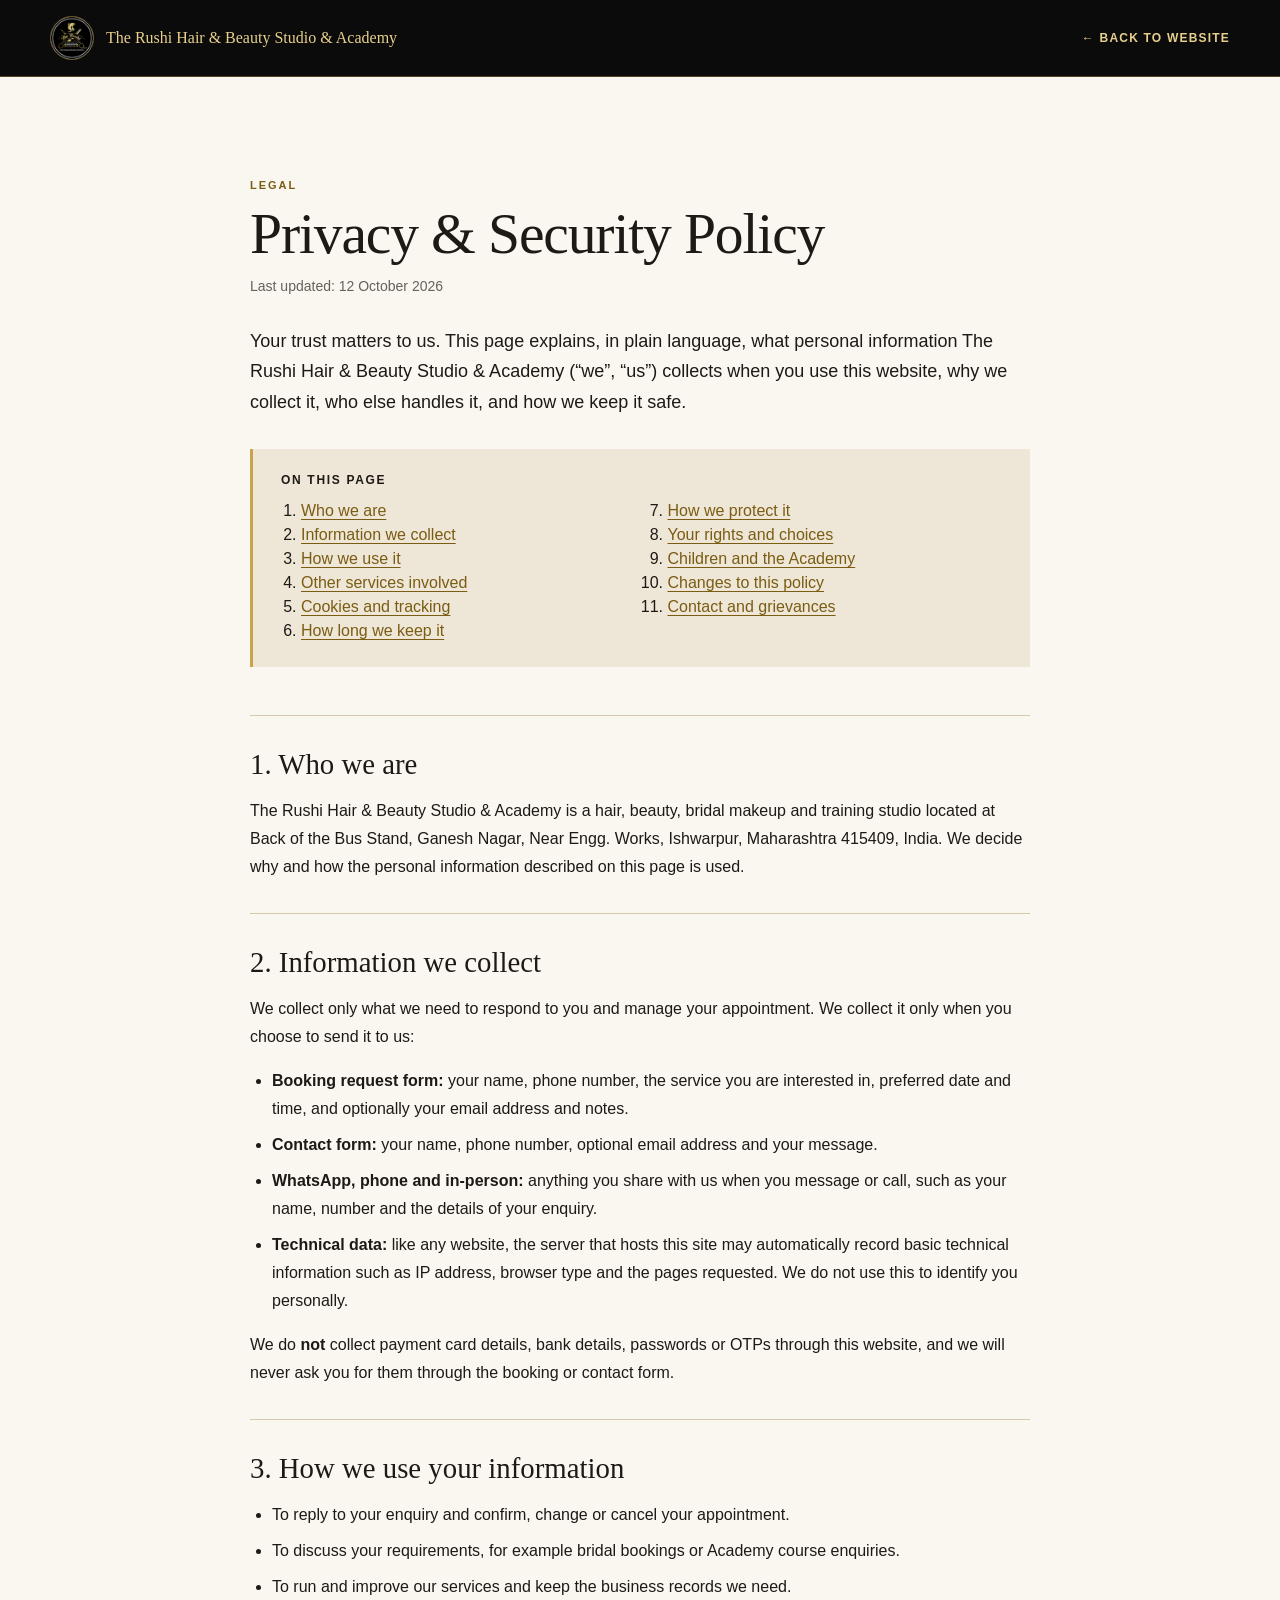
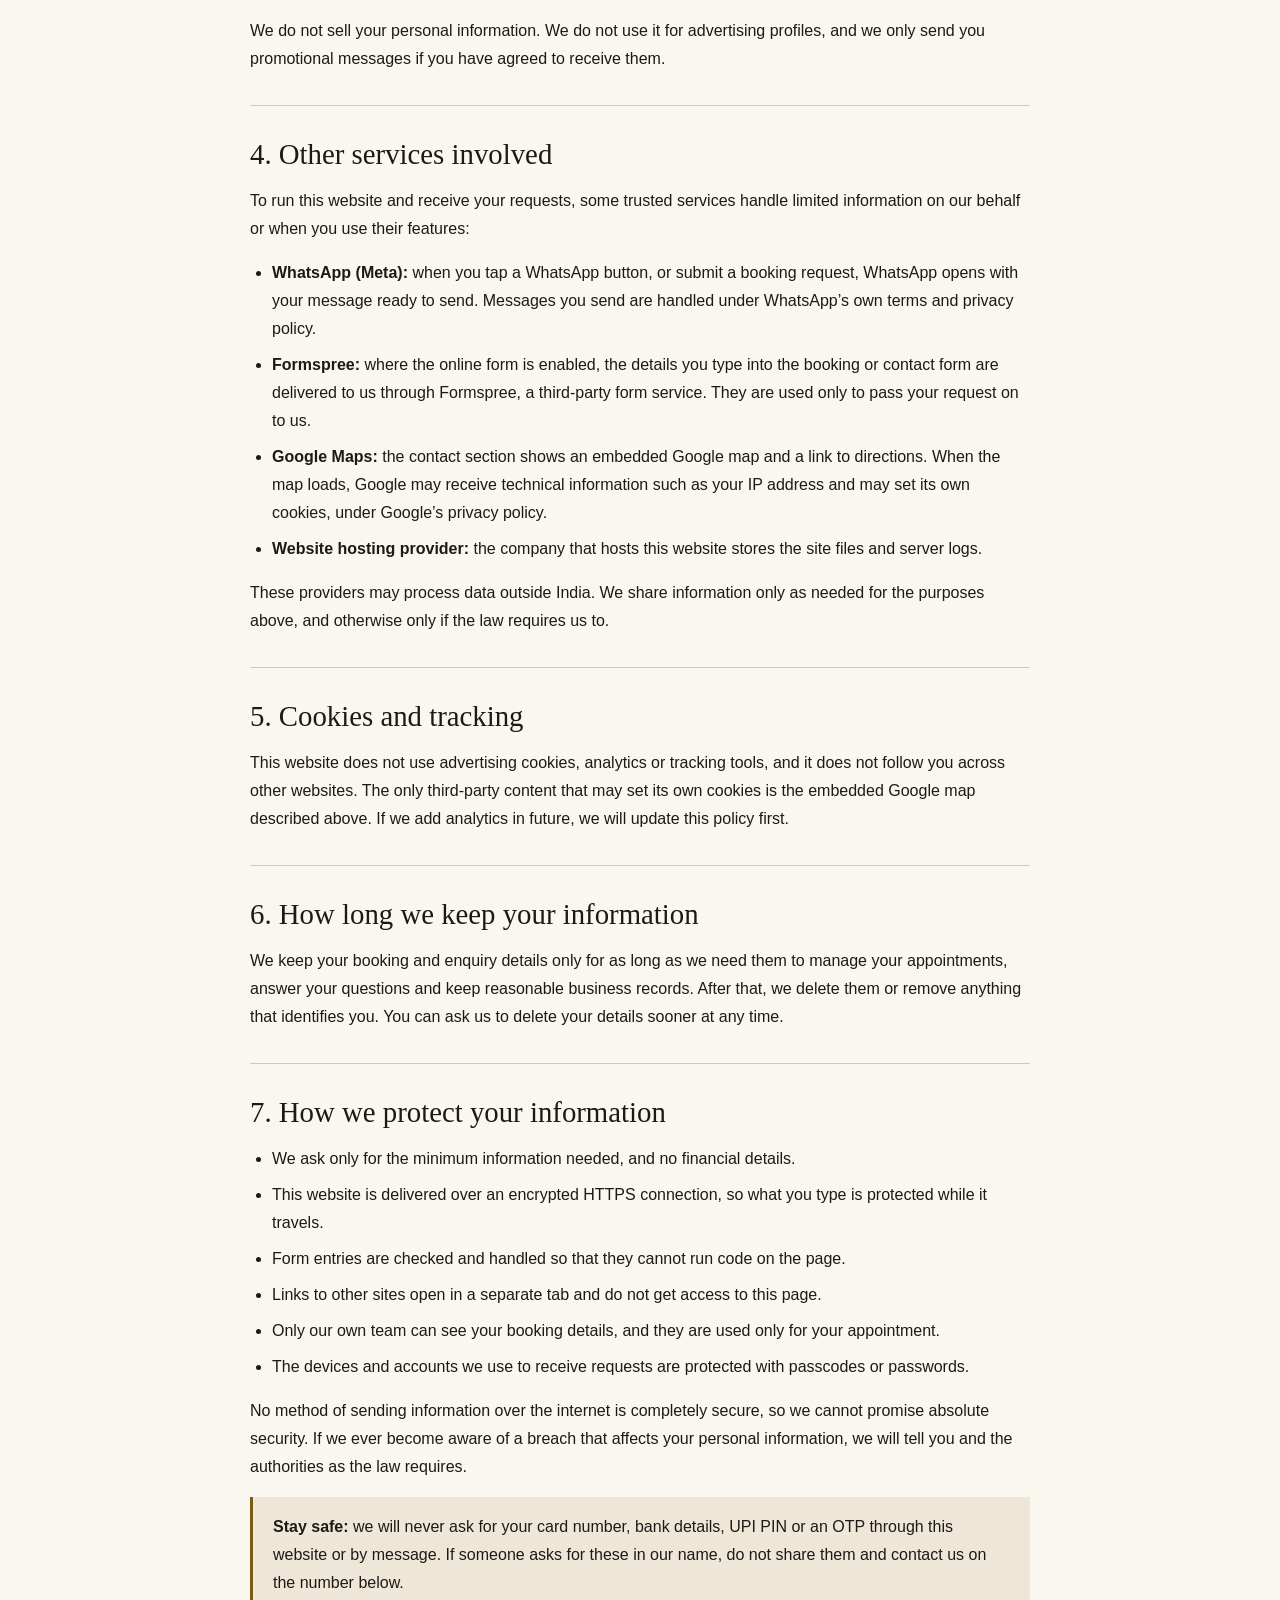
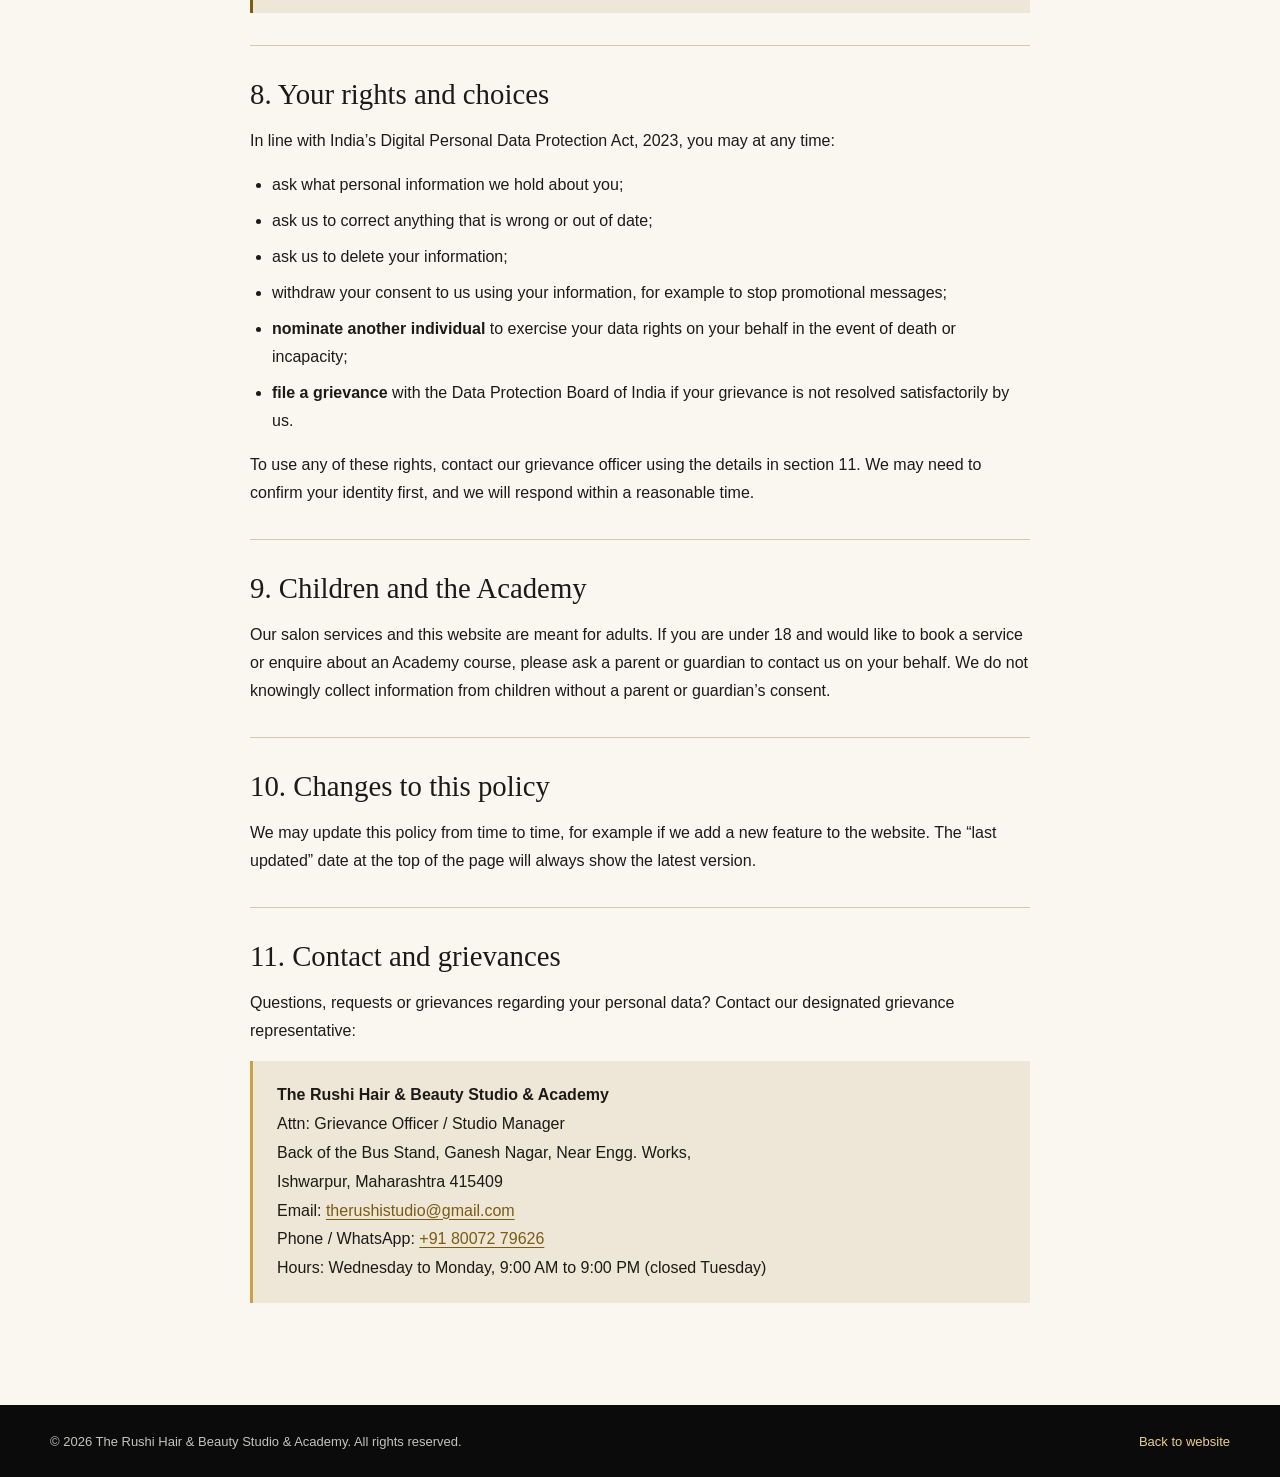
<file: privacy-policy.html>
<!doctype html>
<html lang="en">

<head>
    <meta charset="utf-8">
    <meta name="viewport" content="width=device-width, initial-scale=1">
    <meta name="theme-color" content="#0b0b0b">
    <meta name="referrer" content="strict-origin-when-cross-origin">
    <title>Privacy &amp; Security Policy | The Rushi Hair &amp; Beauty Studio &amp; Academy</title>
    <meta name="description"
        content="How The Rushi Hair &amp; Beauty Studio &amp; Academy in Ishwarpur collects, uses and protects your personal information when you book an appointment or contact us.">
    <meta name="twitter:image" content="https://rushi-salon.vercel.app/assets/images/hero.webp">
    <link rel="canonical" href="https://rushi-salon.vercel.app/">
    <link rel="icon"
        href="data:image/svg+xml,%3Csvg xmlns='http://www.w3.org/2000/svg' viewBox='0 0 100 100'%3E%3Crect width='100' height='100' rx='16' fill='%230b0b0b'/%3E%3Ctext x='50' y='68' font-family='Georgia,serif' font-size='58' fill='%23c9a24b' text-anchor='middle'%3ER%3C/text%3E%3C/svg%3E">
    <link rel="stylesheet" href="styles.css">
</head>

<body class="legal-page">
    <header class="legal-header">
        <div class="legal-header__inner">
            <a class="legal-header__brand" href="index.html"
                aria-label="Back to The Rushi Hair &amp; Beauty Studio &amp; Academy home page">
                <img class="legal-header__logo" src="assets/images/logo.webp" alt="">
                <span>The Rushi Hair &amp; Beauty Studio &amp; Academy</span>
            </a>
            <a class="legal-header__back" href="index.html">&larr; Back to website</a>
        </div>
    </header>

    <main class="legal">
        <div class="legal__container">
            <p class="legal__eyebrow">LEGAL</p>
            <h1 class="legal__title">Privacy &amp; Security Policy</h1>
            <p class="legal__updated">Last updated: 12 October 2026</p>

            <p class="legal__lead">
                Your trust matters to us. This page explains, in plain language, what personal information
                The Rushi Hair &amp; Beauty Studio &amp; Academy (&ldquo;we&rdquo;, &ldquo;us&rdquo;) collects when you
                use this website, why we collect it,
                who else handles it, and how we keep it safe.
            </p>

            <nav class="legal__toc" aria-label="On this page">
                <p class="legal__toc-title">On this page</p>
                <ol>
                    <li><a href="#who-we-are">Who we are</a></li>
                    <li><a href="#what-we-collect">Information we collect</a></li>
                    <li><a href="#how-we-use">How we use it</a></li>
                    <li><a href="#third-parties">Other services involved</a></li>
                    <li><a href="#cookies">Cookies and tracking</a></li>
                    <li><a href="#retention">How long we keep it</a></li>
                    <li><a href="#security">How we protect it</a></li>
                    <li><a href="#your-rights">Your rights and choices</a></li>
                    <li><a href="#children">Children and the Academy</a></li>
                    <li><a href="#changes">Changes to this policy</a></li>
                    <li><a href="#contact">Contact and grievances</a></li>
                </ol>
            </nav>

            <section id="who-we-are" class="legal__section">
                <h2>1. Who we are</h2>
                <p>
                    The Rushi Hair &amp; Beauty Studio &amp; Academy is a hair, beauty, bridal makeup and training
                    studio located at Back of the Bus Stand,
                    Ganesh Nagar, Near Engg. Works, Ishwarpur, Maharashtra 415409, India. We decide why and how
                    the personal information described on this page is used.
                </p>
            </section>

            <section id="what-we-collect" class="legal__section">
                <h2>2. Information we collect</h2>
                <p>We collect only what we need to respond to you and manage your appointment. We collect it only when
                    you choose to send it to us:</p>
                <ul>
                    <li><strong>Booking request form:</strong> your name, phone number, the service you are interested
                        in, preferred date and time, and optionally your email address and notes.</li>
                    <li><strong>Contact form:</strong> your name, phone number, optional email address and your message.
                    </li>
                    <li><strong>WhatsApp, phone and in-person:</strong> anything you share with us when you message or
                        call, such as your name, number and the details of your enquiry.</li>
                    <li><strong>Technical data:</strong> like any website, the server that hosts this site may
                        automatically record basic technical information such as IP address, browser type and the pages
                        requested. We do not use this to identify you personally.</li>
                </ul>
                <p>
                    We do <strong>not</strong> collect payment card details, bank details, passwords or OTPs through
                    this
                    website, and we will never ask you for them through the booking or contact form.
                </p>
            </section>

            <section id="how-we-use" class="legal__section">
                <h2>3. How we use your information</h2>
                <ul>
                    <li>To reply to your enquiry and confirm, change or cancel your appointment.</li>
                    <li>To discuss your requirements, for example bridal bookings or Academy course enquiries.</li>
                    <li>To run and improve our services and keep the business records we need.</li>
                </ul>
                <p>
                    We do not sell your personal information. We do not use it for advertising profiles, and we only
                    send
                    you promotional messages if you have agreed to receive them.
                </p>
            </section>

            <section id="third-parties" class="legal__section">
                <h2>4. Other services involved</h2>
                <p>To run this website and receive your requests, some trusted services handle limited information on
                    our behalf or when you use their features:</p>
                <ul>
                    <li><strong>WhatsApp (Meta):</strong> when you tap a WhatsApp button, or submit a booking request,
                        WhatsApp opens with your message ready to send. Messages you send are handled under
                        WhatsApp&rsquo;s own terms and privacy policy.</li>
                    <li><strong>Formspree:</strong> where the online form is enabled, the details you type into the
                        booking or contact form are delivered to us through Formspree, a third-party form service. They
                        are used only to pass your request on to us.</li>
                    <li><strong>Google Maps:</strong> the contact section shows an embedded Google map and a link to
                        directions. When the map loads, Google may receive technical information such as your IP address
                        and may set its own cookies, under Google&rsquo;s privacy policy.</li>
                    <li><strong>Website hosting provider:</strong> the company that hosts this website stores the site
                        files and server logs.</li>
                </ul>
                <p>
                    These providers may process data outside India. We share information only as needed for the purposes
                    above, and otherwise only if the law requires us to.
                </p>
            </section>

            <section id="cookies" class="legal__section">
                <h2>5. Cookies and tracking</h2>
                <p>
                    This website does not use advertising cookies, analytics or tracking tools, and it does not follow
                    you
                    across other websites. The only third-party content that may set its own cookies is the embedded
                    Google map
                    described above. If we add analytics in future, we will update this policy first.
                </p>
            </section>

            <section id="retention" class="legal__section">
                <h2>6. How long we keep your information</h2>
                <p>
                    We keep your booking and enquiry details only for as long as we need them to manage your
                    appointments,
                    answer your questions and keep reasonable business records. After that, we delete them or remove
                    anything that identifies you. You can ask us to delete your details sooner at any time.
                </p>
            </section>

            <section id="security" class="legal__section">
                <h2>7. How we protect your information</h2>
                <ul>
                    <li>We ask only for the minimum information needed, and no financial details.</li>
                    <li>This website is delivered over an encrypted HTTPS connection, so what you type is protected
                        while it travels.</li>
                    <li>Form entries are checked and handled so that they cannot run code on the page.</li>
                    <li>Links to other sites open in a separate tab and do not get access to this page.</li>
                    <li>Only our own team can see your booking details, and they are used only for your appointment.
                    </li>
                    <li>The devices and accounts we use to receive requests are protected with passcodes or passwords.
                    </li>
                </ul>
                <p>
                    No method of sending information over the internet is completely secure, so we cannot promise
                    absolute
                    security. If we ever become aware of a breach that affects your personal information, we will tell
                    you
                    and the authorities as the law requires.
                </p>
                <p class="legal__note">
                    <strong>Stay safe:</strong> we will never ask for your card number, bank details, UPI PIN or an OTP
                    through this website or by message. If someone asks for these in our name, do not share them and
                    contact us on the number below.
                </p>
            </section>

            <section id="your-rights" class="legal__section">
                <h2>8. Your rights and choices</h2>
                <p>
                    In line with India&rsquo;s Digital Personal Data Protection Act, 2023, you may at any time:
                </p>
                <ul>
                    <li>ask what personal information we hold about you;</li>
                    <li>ask us to correct anything that is wrong or out of date;</li>
                    <li>ask us to delete your information;</li>
                    <li>withdraw your consent to us using your information, for example to stop promotional messages;
                    </li>
                    <li><strong>nominate another individual</strong> to exercise your data rights on your behalf in the
                        event of death or incapacity;</li>
                    <li><strong>file a grievance</strong> with the Data Protection Board of India if your grievance is
                        not resolved satisfactorily by us.</li>
                </ul>
                <p>
                    To use any of these rights, contact our grievance officer using the details in section 11. We may
                    need to confirm your
                    identity first, and we will respond within a reasonable time.
                </p>
            </section>

            <section id="children" class="legal__section">
                <h2>9. Children and the Academy</h2>
                <p>
                    Our salon services and this website are meant for adults. If you are under 18 and would like to book
                    a
                    service or enquire about an Academy course, please ask a parent or guardian to contact us on your
                    behalf. We do not knowingly collect information from children without a parent or guardian&rsquo;s
                    consent.
                </p>
            </section>

            <section id="changes" class="legal__section">
                <h2>10. Changes to this policy</h2>
                <p>
                    We may update this policy from time to time, for example if we add a new feature to the website.
                    The &ldquo;last updated&rdquo; date at the top of the page will always show the latest version.
                </p>
            </section>

            <section id="contact" class="legal__section">
                <h2>11. Contact and grievances</h2>
                <p>Questions, requests or grievances regarding your personal data? Contact our designated grievance
                    representative:</p>
                <address class="legal__address">
                    <strong>The Rushi Hair &amp; Beauty Studio &amp; Academy</strong><br>
                    Attn: Grievance Officer / Studio Manager<br>
                    Back of the Bus Stand, Ganesh Nagar, Near Engg. Works,<br>
                    Ishwarpur, Maharashtra 415409<br>
                    Email: <a href="mailto:therushistudio@gmail.com">therushistudio@gmail.com</a><br>
                    Phone / WhatsApp: <a href="tel:+918007279626">+91 80072 79626</a><br>
                    Hours: Wednesday to Monday, 9:00 AM to 9:00 PM (closed Tuesday)
                </address>
            </section>
        </div>
    </main>

    <footer class="legal-footer">
        <div class="legal-footer__inner">
            <p>&copy; 2026 The Rushi Hair &amp; Beauty Studio &amp; Academy. All rights reserved.</p>
            <a href="index.html">Back to website</a>
        </div>
    </footer>
</body>

</html>
</file>
<file: styles.css>
:root {
    /* Brand palette - taken from the logo (black + metallic gold) and the studio interior (ivory, cream, black) */
    --color-ink: #0b0b0b;
    --color-paper: #faf7f0;
    --color-surface: #eee7d8;
    --color-earth: #1d1a16;
    --color-earth-muted: rgba(29, 26, 22, 0.68);
    --color-paper-muted: rgba(250, 247, 240, 0.78);
    --color-line: rgba(201, 162, 75, 0.38);
    --color-surface-line: rgba(122, 92, 18, 0.30);
    --color-gold: #c9a24b;
    --color-gold-light: #e8d08c;
    --color-gold-deep: #7a5c12;
    --gradient-gold: linear-gradient(135deg, #b38a2e 0%, #e8d08c 48%, #b38a2e 100%);
    --font-body: Inter, "Segoe UI", Arial, sans-serif;
    --font-display: Georgia, "Times New Roman", serif;
}

* {
    box-sizing: border-box;
}

html, body {
    width: 100%;
    max-width: 100%;
    overflow-x: hidden;
}

html.is-scroll-locked,
body.is-scroll-locked {
    overflow: hidden !important;
    height: 100% !important;
}

body.is-scroll-locked {
    position: fixed !important;
    left: 0 !important;
    right: 0 !important;
    width: 100% !important;
}

img, video, iframe {
    max-width: 100%;
}

body {
    margin: 0;
    font-family: var(--font-body);
    color: var(--color-paper);
    background: var(--color-ink);
}

a {
    color: inherit;
    text-decoration: none;
}

a:focus-visible,
button:focus-visible {
    outline: 2px solid var(--color-paper);
    outline-offset: 4px;
}

/* Site Header */
.site-header {
    position: fixed;
    z-index: 100;
    top: 0;
    left: 0;
    right: 0;
    display: grid;
    grid-template-columns: auto 1fr auto;
    align-items: center;
    gap: clamp(18px, 3vw, 44px);
    padding: clamp(18px, 3vw, 30px) clamp(20px, 5vw, 72px);
    color: var(--color-paper);
    background: linear-gradient(180deg, rgba(11, 11, 11, 0.54), rgba(11, 11, 11, 0));
}

.site-header__logo {
    display: inline-flex;
    align-items: center;
    line-height: 1;
}

.site-header__logo-img {
    height: clamp(42px, 4.5vw, 56px);
    width: auto;
    aspect-ratio: 1 / 1;
    border-radius: 50%;
    object-fit: cover;
    display: block;
    box-shadow: 0 4px 14px rgba(0, 0, 0, 0.3);
    transition: transform 250ms ease, box-shadow 250ms ease;
}

.site-header__logo:hover .site-header__logo-img {
    transform: scale(1.05);
}

.site-header__nav {
    display: flex;
    justify-content: center;
    gap: clamp(18px, 3vw, 38px);
    font-size: 12px;
    font-weight: 500;
    letter-spacing: 0.12em;
    text-transform: uppercase;
}

.site-header__nav a {
    position: relative;
    color: var(--color-paper-muted);
    transition: color 250ms ease;
}

.site-header__nav a::after {
    content: "";
    position: absolute;
    bottom: -4px;
    left: 0;
    width: 100%;
    height: 1px;
    background-color: var(--color-paper);
    transform: scaleX(0);
    transform-origin: right;
    transition: transform 300ms cubic-bezier(0.25, 1, 0.5, 1);
}

.site-header__nav a:hover {
    color: var(--color-paper);
}

.site-header__nav a:hover::after {
    transform: scaleX(1);
    transform-origin: left;
}

.site-header__book,
.hero__cta {
    transition: color 180ms ease, background-color 180ms ease, border-color 180ms ease;
}

.site-header__book:hover,
.hero__cta--secondary:hover,
.hero__scroll:hover {
    color: #ffffff;
}

.site-header__book {
    display: inline-flex;
    align-items: center;
    justify-content: center;
    gap: 8px;
    min-height: 44px;
    border-bottom: 1px solid currentColor;
    font-size: 12px;
    font-weight: 600;
    letter-spacing: 0.14em;
    text-transform: uppercase;
}

.site-header__menu {
    display: none;
    min-height: 44px;
    border: 0;
    padding: 0;
    color: inherit;
    background: transparent;
    font: inherit;
    font-size: 12px;
    font-weight: 600;
    letter-spacing: 0.14em;
    text-transform: uppercase;
}

/* Step 2: Hero Section */
.hero {
    position: relative;
    display: flex;
    min-height: 100svh;
    overflow: hidden;
    padding: clamp(96px, 13vh, 150px) 0 clamp(92px, 12vh, 132px);
}

.hero__media,
.hero__overlay {
    position: absolute;
    inset: 0;
}

.hero__media {
    z-index: 0;
    overflow: hidden;
}

.hero__image,
.hero__video {
    width: 100%;
    height: 100%;
    display: block;
    filter: blur(3px);
    transform: scale(1.04) translate3d(0, 0, 0);
    will-change: transform, filter;
    backface-visibility: hidden;
    object-fit: cover;
    object-position: center center;
    pointer-events: none;
}

.hero__overlay {
    z-index: 1;
    background:
        linear-gradient(
            90deg,
            rgba(0, 0, 0, 0.62) 0%,
            rgba(0, 0, 0, 0.34) 44%,
            rgba(0, 0, 0, 0.08) 78%
        ),
        linear-gradient(
            0deg,
            rgba(0, 0, 0, 0.34) 0%,
            rgba(0, 0, 0, 0) 35%
        );
}

.hero__content {
    position: relative;
    z-index: 2;
    display: flex;
    flex-direction: column;
    justify-content: center;
    width: min(620px, calc(100% - 48px));
    max-width: 620px;
    margin-left: clamp(24px, 8vw, 120px);
}

.hero__eyebrow,
.hero__title,
.hero__description,
.hero__actions,
.hero__meta {
    animation: heroReveal 700ms cubic-bezier(0.22, 1, 0.36, 1) both;
}

.hero__eyebrow {
    margin: 0 0 24px;
    color: var(--color-paper-muted);
    font-size: 12px;
    font-weight: 500;
    letter-spacing: 0.16em;
    text-transform: uppercase;
    animation-delay: 100ms;
}

.hero__title {
    max-width: 600px;
    margin: 0;
    font-family: var(--font-display);
    font-size: clamp(52px, 6vw, 92px);
    font-weight: 600;
    line-height: 0.98;
    letter-spacing: -0.03em;
}

.hero__description {
    max-width: 460px;
    margin: 26px 0 0;
    color: var(--color-paper-muted);
    font-size: clamp(16px, 1.35vw, 18px);
    font-weight: 400;
    line-height: 1.6;
    animation-delay: 280ms;
}

.hero__actions {
    display: flex;
    align-items: center;
    gap: 24px;
    margin-top: 38px;
    animation-delay: 380ms;
}

.hero__cta {
    display: inline-flex;
    align-items: center;
    justify-content: center;
    gap: 11px;
    min-height: 48px;
    font-size: 12px;
    font-weight: 600;
    letter-spacing: 0.12em;
    text-transform: uppercase;
}

.hero__cta--primary {
    border: 1px solid var(--color-paper);
    border-radius: 4px;
    padding: 0 28px;
    color: var(--color-ink);
    background: var(--color-paper);
}

.hero__cta--primary:hover {
    border-color: #ffffff;
    background: #ffffff;
}

.hero__cta--secondary {
    border-bottom: 1px solid var(--color-line);
    color: var(--color-paper-muted);
}

.hero__meta {
    position: absolute;
    z-index: 2;
    left: clamp(24px, 8vw, 120px);
    bottom: clamp(30px, 6vh, 62px);
    display: flex;
    gap: 28px;
    color: rgba(250, 247, 240, 0.72);
    font-size: 11px;
    font-weight: 500;
    letter-spacing: 0.12em;
    text-transform: uppercase;
    animation-delay: 500ms;
}

.hero__availability {
    position: relative;
    padding-left: 28px;
}

.hero__availability::before {
    content: "";
    position: absolute;
    left: 0;
    top: 50%;
    width: 4px;
    height: 4px;
    border-radius: 50%;
    background: currentColor;
    transform: translateY(-50%);
}

.hero__scroll {
    position: absolute;
    z-index: 2;
    right: clamp(24px, 5vw, 72px);
    bottom: clamp(30px, 6vh, 62px);
    display: inline-flex;
    align-items: center;
    gap: 12px;
    min-height: 44px;
    color: rgba(250, 247, 240, 0.72);
    font-size: 11px;
    font-weight: 500;
    letter-spacing: 0.14em;
    text-transform: uppercase;
    animation: scrollHint 2s ease-in-out infinite;
}

/* Step 3: Intro / Brand Story Section */
.intro {
    padding-block: clamp(84px, 10vw, 140px) clamp(56px, 7vw, 92px);
    color: var(--color-earth);
    background: var(--color-surface);
}

.intro__container {
    display: grid;
    grid-template-columns: minmax(0, 0.9fr) minmax(0, 1.1fr);
    gap: clamp(48px, 8vw, 120px);
    align-items: center;
    width: min(1200px, calc(100% - 48px));
    margin-inline: auto;
}

.intro__content {
    max-width: 560px;
}

.intro a:focus-visible {
    outline-color: var(--color-earth);
}

.intro__eyebrow {
    margin: 0 0 20px;
    color: var(--color-earth-muted);
    font-size: 11px;
    font-weight: 600;
    letter-spacing: 0.16em;
    text-transform: uppercase;
}

.intro__title {
    max-width: 540px;
    margin: 0;
    font-family: var(--font-display);
    font-size: clamp(42px, 5vw, 72px);
    font-weight: 500;
    line-height: 0.98;
    letter-spacing: -0.035em;
}

.intro__body {
    margin-top: 32px;
}

.intro__lead {
    max-width: 500px;
    margin: 0;
    font-size: clamp(17px, 1.5vw, 20px);
    font-weight: 400;
    line-height: 1.55;
}

.intro__text {
    max-width: 480px;
    margin: 16px 0 0;
    color: var(--color-earth-muted);
    font-size: 15px;
    line-height: 1.7;
}

.intro__link {
    display: inline-flex;
    align-items: center;
    gap: 8px;
    min-height: 44px;
    margin-top: 32px;
    border-bottom: 1px solid var(--color-surface-line);
    font-size: 13px;
    font-weight: 700;
    letter-spacing: 0.04em;
    text-transform: uppercase;
    transition: color 200ms ease, border-color 200ms ease;
}

.intro__link span {
    transition: transform 200ms ease;
}

.intro__link:hover {
    border-color: currentColor;
}

.intro__link:hover span {
    transform: translateX(4px);
}

.intro__media {
    transform: translateY(24px);
}

.intro__figure {
    aspect-ratio: 4 / 5;
    margin: 0;
    overflow: hidden;
    border-radius: 6px;
}

.intro__image {
    display: block;
    width: 100%;
    height: 100%;
    object-fit: cover;
    object-position: center center;
}

.intro__caption {
    margin: 12px 0 0;
    color: var(--color-earth-muted);
    font-size: 11px;
    line-height: 1.4;
    letter-spacing: 0.08em;
    text-transform: uppercase;
}

/* Step 4: Services / Treatment Menu Section */
.services {
    padding-block: clamp(56px, 7vw, 96px) clamp(88px, 10vw, 140px);
    color: var(--color-earth);
    background: var(--color-surface);
}

.services__container {
    width: min(1200px, calc(100% - 48px));
    margin-inline: auto;
}

.services__header {
    display: grid;
    grid-template-columns: minmax(0, 1.2fr) minmax(280px, 0.8fr);
    gap: clamp(40px, 6vw, 60px);
    align-items: end;
    margin-bottom: clamp(36px, 5vw, 60px);
}

.services__eyebrow {
    margin: 0;
    color: var(--color-earth-muted);
    font-size: 11px;
    font-weight: 600;
    letter-spacing: 0.16em;
    text-transform: uppercase;
}

.services__title {
    max-width: 700px;
    margin: 16px 0 0;
    font-family: var(--font-display);
    font-size: clamp(44px, 5vw, 76px);
    font-weight: 500;
    line-height: 0.98;
    letter-spacing: -0.035em;
}

.services__intro {
    max-width: 420px;
    margin: 0;
    color: var(--color-earth-muted);
    font-size: 16px;
    line-height: 1.7;
}

.price-menu {
    display: grid;
    grid-template-columns: repeat(3, minmax(0, 1fr));
    gap: 40px;
}

@media (max-width: 1023px) {
    .price-menu {
        grid-template-columns: repeat(2, minmax(0, 1fr));
    }
}

@media (max-width: 767px) {
    .price-menu {
        grid-template-columns: 1fr;
        gap: 32px;
    }
}

.price-category {
    display: flex;
    flex-direction: column;
    gap: 16px;
}

.price-category__title {
    font-family: var(--font-display);
    font-size: clamp(24px, 2.4vw, 28px);
    font-weight: 500;
    margin: 0 0 12px 0;
    padding-bottom: 12px;
    border-bottom: 1px solid var(--color-surface-line);
    color: var(--color-earth);
}

.price-item {
    display: flex;
    flex-direction: column;
    gap: 6px;
    padding-bottom: 14px;
    border-bottom: 1px dashed rgba(29, 26, 22, 0.15);
}

.price-item:last-child {
    border-bottom: none;
}

.price-item__header {
    display: flex;
    justify-content: space-between;
    align-items: baseline;
    gap: 16px;
}

.price-item__title {
    font-size: 16px;
    font-weight: 600;
    color: var(--color-earth);
    margin: 0;
}

.price-item__price {
    font-size: 15px;
    font-weight: 600;
    color: var(--color-earth);
    white-space: nowrap;
}

.price-item__meta {
    display: flex;
    justify-content: space-between;
    align-items: center;
    gap: 16px;
}

.price-item__local {
    font-size: 13px;
    font-style: italic;
    color: var(--color-earth-muted);
    margin: 0;
}

.price-item__book {
    font-size: 11px;
    font-weight: 700;
    text-transform: uppercase;
    letter-spacing: 0.1em;
    color: var(--color-earth);
    text-decoration: underline;
    text-decoration-color: var(--color-surface-line);
    text-underline-offset: 4px;
    transition: color 200ms ease, text-decoration-color 200ms ease;
    white-space: nowrap;
}

.price-item__book:hover {
    color: var(--color-ink);
    text-decoration-color: currentColor;
}

.services__all-link {
    display: inline-flex;
    align-items: center;
    gap: 8px;
    min-height: 44px;
    border-bottom: 1px solid var(--color-surface-line);
    font-size: 12px;
    font-weight: 700;
    letter-spacing: 0.08em;
    text-transform: uppercase;
    transition: color 200ms ease, border-color 200ms ease;
}

.services__all-link span {
    transition: transform 200ms ease;
}

.services__all-link:hover {
    border-color: currentColor;
}

.services__all-link:hover span {
    transform: translate(3px, -3px);
}

.services__footer {
    display: flex;
    justify-content: center;
    margin-top: 56px;
}

.services a:focus-visible {
    outline-color: var(--color-earth);
}

@keyframes heroReveal {
    from {
        opacity: 0;
        transform: translateY(12px);
    }

    to {
        opacity: 1;
        transform: translateY(0);
    }
}

@keyframes scrollHint {
    0%,
    100% {
        transform: translateY(0);
    }

    50% {
        transform: translateY(6px);
    }
}

@media (max-width: 1023px) {
    .site-header {
        grid-template-columns: auto 1fr auto;
    }

    .site-header__overlay {
        position: fixed;
        inset: 0;
        z-index: 90;
        background: rgba(5, 5, 5, 0.65);
        backdrop-filter: blur(4px);
        opacity: 0;
        visibility: hidden;
        pointer-events: none;
        transition: opacity 300ms ease, visibility 300ms ease;
    }

    body.nav-open .site-header__overlay {
        opacity: 1;
        visibility: visible;
        pointer-events: auto;
    }

    .site-header__nav {
        position: fixed;
        top: 0;
        right: 0;
        left: auto;
        bottom: 0;
        z-index: 101;
        width: min(290px, 80vw);
        height: 100vh;
        height: 100dvh;
        display: flex;
        flex-direction: column;
        justify-content: flex-start;
        align-items: flex-start;
        gap: 0;
        padding: 80px 24px 32px;
        background: var(--color-ink);
        border-left: 1px solid var(--color-line);
        box-shadow: -8px 0 24px rgba(0, 0, 0, 0.6);
        opacity: 0;
        visibility: hidden;
        pointer-events: none;
        transform: translateX(100%);
        transition: transform 320ms cubic-bezier(0.16, 1, 0.3, 1), opacity 320ms ease, visibility 320ms ease;
    }

    .site-header.nav-open .site-header__nav,
    body.nav-open .site-header__nav {
        opacity: 1;
        visibility: visible;
        pointer-events: auto;
        transform: translateX(0);
    }

    .site-header__nav a {
        display: flex;
        align-items: center;
        width: 100%;
        padding: 16px 0;
        font-size: 15px;
        font-weight: 500;
        letter-spacing: 0.12em;
        text-transform: uppercase;
        color: var(--color-paper);
        border-bottom: 1px solid rgba(250, 247, 240, 0.12);
        transition: color 200ms ease, padding-left 200ms ease;
    }

    .site-header__nav a:hover,
    .site-header__nav a:focus {
        color: var(--color-paper);
        padding-left: 6px;
    }

    .site-header__nav a::after {
        display: none;
    }

    .site-header__book {
        justify-self: end;
    }

    .hero__content {
        width: min(560px, calc(100% - 48px));
    }

    .hero__meta {
        max-width: calc(100% - 48px);
        flex-wrap: wrap;
        row-gap: 10px;
    }

    .intro {
        padding-block: clamp(72px, 10vw, 104px) clamp(48px, 7vw, 72px);
    }

    .intro__container {
        grid-template-columns: minmax(0, 1fr) minmax(0, 0.95fr);
        gap: clamp(38px, 6vw, 64px);
    }

    .intro__media {
        transform: translateY(12px);
    }

    .services {
        padding-block: clamp(48px, 7vw, 72px) clamp(72px, 10vw, 104px);
    }

    .services__header {
        grid-template-columns: minmax(0, 1fr);
        gap: 28px;
    }

    .service {
        gap: 16px;
    }

    .service__meta {
        gap: 16px;
    }
}

@media (max-width: 1100px) {
    .services__list {
        grid-template-columns: repeat(2, minmax(0, 1fr));
    }
}

@media (max-width: 767px) {
    .site-header {
        grid-template-columns: 1fr auto;
        padding: 18px 20px;
    }

    .site-header__book {
        display: none;
    }

    .site-header__menu {
        display: inline-flex;
        align-items: center;
        justify-content: center;
    }

    .hero {
        min-height: 100svh;
        padding: 118px 20px 30px;
        align-items: flex-end;
    }

    .hero__image,
    .hero__video {
        object-position: 55% center;
    }

    .hero__overlay {
        background:
            linear-gradient(
                0deg,
                rgba(0, 0, 0, 0.74) 0%,
                rgba(0, 0, 0, 0.48) 46%,
                rgba(0, 0, 0, 0.18) 78%
            );
    }

    .hero__content {
        width: 100%;
        max-width: none;
        margin: 0 0 98px;
        justify-content: flex-end;
    }

    .hero__eyebrow {
        margin-bottom: 18px;
        font-size: 10px;
    }

    .hero__title {
        font-size: clamp(42px, 12vw, 64px);
        line-height: 0.98;
    }

    .hero__description {
        max-width: 33rem;
        margin-top: 20px;
        font-size: 15px;
        line-height: 1.55;
    }

    .hero__actions {
        align-items: flex-start;
        flex-direction: column;
        gap: 16px;
        margin-top: 28px;
    }

    .hero__cta--primary {
        width: 100%;
        max-width: 320px;
        padding-inline: 22px;
    }

    .hero__meta {
        left: 20px;
        right: 20px;
        bottom: 28px;
        gap: 10px;
        font-size: 10px;
        line-height: 1.4;
    }

    .hero__availability {
        padding-left: 0;
    }

    .hero__availability::before {
        display: none;
    }

    .hero__scroll {
        display: none;
    }

    .intro {
        padding-block: clamp(64px, 16vw, 84px) clamp(42px, 11vw, 56px);
    }

    .intro__container {
        display: block;
        width: min(100% - 40px, 620px);
    }

    .intro__title {
        font-size: clamp(40px, 11vw, 56px);
        line-height: 0.98;
    }

    .intro__body {
        margin-top: 26px;
    }

    .intro__lead {
        font-size: 17px;
        line-height: 1.55;
    }

    .intro__text {
        font-size: 15px;
        line-height: 1.65;
    }

    .intro__link {
        margin-top: 28px;
    }

    .intro__media {
        margin-top: clamp(48px, 12vw, 64px);
        transform: none;
    }

    .services {
        padding-block: clamp(42px, 11vw, 56px) clamp(64px, 16vw, 84px);
    }

    .services__container {
        width: min(100% - 40px, 620px);
    }

    .services__header {
        display: block;
        margin-bottom: 32px;
    }

    .services__title {
        font-size: clamp(40px, 11vw, 56px);
        line-height: 0.98;
    }

    .services__intro {
        margin-top: 24px;
        font-size: 15px;
        line-height: 1.65;
    }

    .services__list {
        grid-template-columns: minmax(0, 1fr);
        gap: 18px;
    }

    .service {
        gap: 16px;
        padding: 18px;
    }

    .service:hover .service__title {
        transform: none;
    }

    .service__media {
        aspect-ratio: 16 / 11;
    }

    .service__title {
        font-size: clamp(25px, 7vw, 34px);
    }

    .service__meta {
        margin-top: 2px;
    }

    .service__price {
        font-size: 12px;
    }

    .services__footer {
        justify-content: flex-start;
        margin-top: 40px;
    }
}

/* Step 5: Experience / Why Us Section */
.experience {
    padding-block: clamp(100px, 12vw, 180px);
    background: var(--color-ink);
    color: var(--color-paper);
    overflow: hidden;
}

.experience a:focus-visible {
    outline-color: var(--color-paper);
}

.experience__container {
    width: min(1280px, calc(100% - 32px));
    margin-inline: auto;
    display: grid;
    grid-template-columns: minmax(0, 1.15fr) minmax(360px, 0.85fr);
    gap: clamp(48px, 7vw, 110px);
    align-items: center;
}

.experience__media {
    position: relative;
}

.experience__figure {
    width: 100%;
    aspect-ratio: 4 / 5;
    margin: 0;
    overflow: hidden;
    border-radius: 4px;
}

.experience__image {
    display: block;
    width: 100%;
    height: 100%;
    object-fit: cover;
    object-position: center;
    transition: transform 0.5s ease;
}

.experience__image-label {
    display: block;
    margin-top: 12px;
    font-size: 10px;
    letter-spacing: 0.14em;
    text-transform: uppercase;
    color: var(--color-paper-muted);
    opacity: 0.55;
}

.experience__content {
    max-width: 560px;
}

.experience__eyebrow {
    margin: 0 0 18px;
    font-size: 11px;
    font-weight: 600;
    letter-spacing: 0.16em;
    text-transform: uppercase;
    color: var(--color-paper-muted);
}

.experience__title {
    max-width: 560px;
    margin: 0;
    font-family: var(--font-display);
    font-size: clamp(42px, 5vw, 72px);
    line-height: 0.98;
    font-weight: 500;
    letter-spacing: -0.035em;
}

.experience__intro {
    max-width: 480px;
    margin-top: 28px;
    font-size: clamp(16px, 1.5vw, 19px);
    line-height: 1.6;
    color: var(--color-paper-muted);
}

.experience__principles {
    margin-top: 40px;
}

.experience__principle {
    display: grid;
    grid-template-columns: 44px minmax(0, 1fr);
    gap: 20px;
    padding-block: 20px;
    border-top: 1px solid var(--color-line);
}

.experience__principle:last-of-type {
    border-bottom: 1px solid var(--color-line);
}

.experience__number {
    font-size: 11px;
    letter-spacing: 0.1em;
    color: var(--color-paper-muted);
    opacity: 0.5;
    font-variant-numeric: tabular-nums;
}

.experience__principle-title {
    margin: 0;
    font-size: 13px;
    font-weight: 600;
    letter-spacing: 0.08em;
    text-transform: uppercase;
}

.experience__principle-text {
    max-width: 420px;
    margin: 8px 0 0;
    font-size: 14px;
    line-height: 1.6;
    color: var(--color-paper-muted);
    opacity: 0.72;
}

.experience__link {
    display: inline-flex;
    align-items: center;
    gap: 8px;
    margin-top: 30px;
    min-height: 44px;
    border-bottom: 1px solid var(--color-line);
    font-size: 12px;
    font-weight: 600;
    letter-spacing: 0.08em;
    text-transform: uppercase;
    transition: color 200ms ease, border-color 200ms ease;
}

.experience__link span:last-child {
    transition: transform 200ms ease;
}

.experience__link:hover {
    border-color: currentColor;
    color: #ffffff;
}

.experience__link:hover span:last-child {
    transform: translate(3px, -3px);
}

/* Animations */
.fade-reveal {
    opacity: 0;
    will-change: opacity, transform;
    transition: opacity 700ms cubic-bezier(0.22, 1, 0.36, 1), transform 700ms cubic-bezier(0.22, 1, 0.36, 1);
}

.service__image,
.experience__image,
.signature__image,
.gallery__item img {
    will-change: transform;
}

.experience__media.fade-reveal {
    transform: translateY(8px);
}

.experience__content.fade-reveal {
    transform: translateY(12px);
    transition-delay: 150ms;
}

.fade-reveal.is-visible {
    opacity: 1;
    transform: translateY(0);
}

/* Tablet adjustments */
@media (max-width: 1023px) {
    .experience {
        padding-block: clamp(80px, 10vw, 120px);
    }
    
    .experience__container {
        grid-template-columns: minmax(0, 1fr) minmax(320px, 0.9fr);
        gap: clamp(32px, 5vw, 64px);
    }
}

/* Mobile Layout */
@media (max-width: 767px) {
    .experience {
        padding-block: 80px;
    }

    .experience__container {
        display: flex;
        flex-direction: column;
        gap: 48px;
        width: min(100% - 40px, 620px);
    }

    .experience__content {
        order: 1;
        max-width: 100%;
    }

    .experience__media {
        order: 2;
    }

    .experience__title {
        font-size: clamp(40px, 11vw, 56px);
        line-height: 0.98;
    }

    .experience__intro {
        font-size: 17px;
        line-height: 1.55;
        margin-top: 24px;
    }

    .experience__principle-title {
        font-size: 12px;
    }

    .experience__principle-text {
        font-size: 14px;
        line-height: 1.6;
    }
    
    .experience__figure {
        aspect-ratio: 4 / 5;
    }
}

/* Step 6: Signature Experience Section */
.signature {
    padding-block: clamp(100px, 12vw, 180px);
    background: var(--color-surface);
    color: var(--color-earth);
}

.signature a:focus-visible {
    outline-color: var(--color-earth);
}

.signature__container {
    width: min(1200px, calc(100% - 48px));
    margin-inline: auto;
}

.signature__eyebrow {
    margin: 0 0 48px;
    font-size: 11px;
    font-weight: 600;
    letter-spacing: 0.16em;
    text-transform: uppercase;
    color: var(--color-earth-muted);
}

.signature__layout {
    display: grid;
    grid-template-columns: minmax(0, 1fr) minmax(0, 1fr);
    gap: clamp(32px, 6vw, 96px);
    align-items: stretch;
}

.signature__media {
    display: flex;
    flex-direction: column;
}

.signature__figure {
    width: 100%;
    aspect-ratio: 4 / 5;
    margin: 0;
    overflow: hidden;
    border-radius: 4px;
}

.signature__image {
    display: block;
    width: 100%;
    height: 100%;
    object-fit: cover;
    object-position: center;
}

.signature__caption {
    margin-top: 12px;
    font-size: 10px;
    letter-spacing: 0.12em;
    text-transform: uppercase;
    color: var(--color-earth-muted);
    opacity: 0.7;
}

.signature__content {
    display: flex;
    flex-direction: column;
    justify-content: center;
    max-width: 540px;
}

.signature__category {
    margin: 0 0 18px;
    font-size: 11px;
    letter-spacing: 0.14em;
    text-transform: uppercase;
    color: var(--color-earth-muted);
}

.signature__title {
    margin: 0;
    font-family: var(--font-display);
    font-size: clamp(44px, 5vw, 76px);
    line-height: 0.95;
    font-weight: 500;
    letter-spacing: -0.035em;
}

.signature__description {
    max-width: 460px;
    margin-top: 28px;
    font-size: clamp(16px, 1.5vw, 19px);
    line-height: 1.6;
    color: var(--color-earth-muted);
}

.signature__details {
    display: flex;
    gap: 48px;
    margin-top: 36px;
    padding-block: 20px;
    border-top: 1px solid var(--color-surface-line);
    border-bottom: 1px solid var(--color-surface-line);
}

.signature__detail-label {
    display: block;
    font-size: 10px;
    letter-spacing: 0.12em;
    text-transform: uppercase;
    color: var(--color-earth-muted);
}

.signature__detail-value {
    display: block;
    margin-top: 6px;
    font-size: 14px;
    font-weight: 600;
}

.signature__link {
    display: inline-flex;
    align-items: center;
    gap: 8px;
    align-self: flex-start;
    margin-top: 32px;
    min-height: 44px;
    border-bottom: 1px solid var(--color-surface-line);
    font-size: 12px;
    font-weight: 600;
    letter-spacing: 0.08em;
    text-transform: uppercase;
    transition: color 200ms ease, border-color 200ms ease;
}

.signature__link span:last-child {
    transition: transform 200ms ease;
}

.signature__link:hover {
    border-color: currentColor;
    color: var(--color-ink);
}

.signature__link:hover span:last-child {
    transform: translate(3px, -3px);
}

/* Tablet adjustments */
@media (max-width: 1023px) {
    .signature {
        padding-block: clamp(80px, 10vw, 120px);
    }

    .signature__layout {
        gap: clamp(24px, 4vw, 48px);
    }
}

/* Mobile Layout */
@media (max-width: 767px) {
    .signature {
        padding-block: clamp(80px, 12vw, 96px);
    }

    .signature__container {
        width: min(100% - 40px, 620px);
    }

    .signature__eyebrow {
        margin-bottom: 32px;
    }

    .signature__layout {
        display: flex;
        flex-direction: column;
        gap: 36px;
    }

    .signature__media {
        order: 1;
    }

    .signature__content {
        order: 2;
        max-width: 100%;
    }

    .signature__title {
        font-size: clamp(42px, 11vw, 58px);
        line-height: 0.96;
    }

    .signature__description {
        font-size: 17px;
        line-height: 1.55;
        margin-top: 24px;
    }

    .signature__details {
        display: grid;
        grid-template-columns: 1fr 1fr;
        gap: 20px;
        margin-top: 28px;
    }

    .signature__detail-value {
        font-size: 14px;
    }
}

/* Step 7: Gallery / Visual Showcase Section */
.gallery {
    padding-block: clamp(100px, 12vw, 180px);
    background: var(--color-ink);
    color: var(--color-paper);
    overflow: hidden;
}

.gallery a:focus-visible {
    outline-color: var(--color-paper);
}

.gallery__container {
    width: min(1200px, calc(100% - 48px));
    margin-inline: auto;
}

.gallery__header {
    display: grid;
    grid-template-columns: minmax(0, 1.1fr) minmax(280px, 0.9fr);
    gap: 60px;
    align-items: end;
    margin-bottom: clamp(48px, 7vw, 90px);
}

.gallery__eyebrow {
    margin: 0 0 18px;
    font-size: 11px;
    font-weight: 600;
    letter-spacing: 0.16em;
    text-transform: uppercase;
    color: var(--color-paper-muted);
}

.gallery__title {
    max-width: 650px;
    margin: 0;
    font-family: var(--font-display);
    font-size: clamp(44px, 5vw, 74px);
    line-height: 0.98;
    font-weight: 500;
    letter-spacing: -0.035em;
}

.gallery__intro {
    max-width: 400px;
    margin: 0;
    font-size: 16px;
    line-height: 1.7;
    color: var(--color-paper-muted);
}

.gallery__grid {
    display: grid;
    grid-template-columns: repeat(12, minmax(0, 1fr));
    gap: clamp(16px, 2vw, 28px);
}

.gallery__item {
    position: relative;
    overflow: hidden;
    border-radius: 4px;
    grid-column: span 4;
    aspect-ratio: 4 / 5;
}

.gallery__item img {
    display: block;
    width: 100%;
    height: 100%;
    object-fit: cover;
    transition: transform 700ms cubic-bezier(0.2, 0.65, 0.3, 1);
}

/* Asymmetric Grid Placement */
.gallery__item--01 {
    grid-column: 1 / span 7;
    grid-row: 1;
    aspect-ratio: 4 / 3;
}

.gallery__item--02 {
    grid-column: 8 / span 5;
    grid-row: 1 / span 2;
    aspect-ratio: 4 / 5;
}

.gallery__item--03 {
    grid-column: 1 / span 7;
    grid-row: 2;
    aspect-ratio: 16 / 10;
}

/* Touch & Desktop Hover Effects */
@media (hover: hover) and (pointer: fine) {
    .gallery__item:hover img {
        transform: scale(1.035);
    }
}

.gallery__footer {
    display: flex;
    justify-content: center;
    margin-top: clamp(40px, 6vw, 72px);
}

.gallery__link {
    display: inline-flex;
    align-items: center;
    gap: 8px;
    padding-bottom: 8px;
    border-bottom: 1px solid var(--color-line);
    font-size: 12px;
    font-weight: 600;
    letter-spacing: 0.08em;
    text-transform: uppercase;
    transition: color 200ms ease, border-color 200ms ease;
}

.gallery__link span:last-child {
    transition: transform 200ms ease;
}

.gallery__link:hover {
    border-color: currentColor;
    color: #ffffff;
}

.gallery__link:hover span:last-child {
    transform: translate(3px, -3px);
}

/* Tablet adjustments */
@media (max-width: 1023px) {
    .gallery {
        padding-block: clamp(80px, 10vw, 120px);
    }

    .gallery__header {
        grid-template-columns: 1fr;
        gap: 28px;
        margin-bottom: 48px;
    }

    .gallery__grid {
        grid-template-columns: repeat(2, minmax(0, 1fr));
        gap: 20px;
    }

    .gallery__item {
        grid-column: auto;
    }

    .gallery__item--01 {
        grid-column: 1 / span 2;
        grid-row: auto;
        aspect-ratio: 16 / 9;
    }

    .gallery__item--02 {
        grid-column: 1;
        grid-row: auto;
        aspect-ratio: 4 / 5;
    }

    .gallery__item--03 {
        grid-column: 2;
        grid-row: auto;
        aspect-ratio: 4 / 5;
    }
}

/* Mobile Layout */
@media (max-width: 767px) {
    .gallery {
        padding-block: 80px;
    }

    .gallery__container {
        width: min(100% - 40px, 620px);
    }

    .gallery__grid {
        grid-template-columns: 1fr;
        gap: 16px;
    }

    .gallery__item,
    .gallery__item--01,
    .gallery__item--02,
    .gallery__item--03 {
        grid-column: auto;
        grid-row: auto;
    }

    .gallery__item--01 {
        aspect-ratio: 4 / 3;
    }

    .gallery__item--02 {
        aspect-ratio: 4 / 5;
    }

    .gallery__item--03 {
        aspect-ratio: 4 / 5;
    }
}

/* Step 8: Trust / Quality Section */
.trust {
    padding-block: clamp(110px, 12vw, 180px);
    background: var(--color-surface);
    color: var(--color-earth);
    overflow: hidden;
}

.trust__container {
    width: min(1180px, calc(100% - 40px));
    margin-inline: auto;
}

.trust__header {
    display: grid;
    grid-template-columns: minmax(0, 1.15fr) minmax(280px, 0.85fr);
    gap: clamp(40px, 8vw, 120px);
    align-items: end;
    margin-bottom: clamp(60px, 8vw, 100px);
}

.trust__eyebrow {
    margin: 0 0 18px;
    font-size: 11px;
    font-weight: 600;
    letter-spacing: 0.16em;
    text-transform: uppercase;
    color: var(--color-earth-muted);
}

.trust__title {
    max-width: 700px;
    margin: 0;
    font-family: var(--font-display);
    font-size: clamp(44px, 5vw, 72px);
    line-height: 0.98;
    font-weight: 500;
    letter-spacing: -0.035em;
}

.trust__intro {
    max-width: 420px;
    margin: 0;
    font-size: 16px;
    line-height: 1.7;
    color: var(--color-earth-muted);
    opacity: 0.72;
}

.trust__principles {
    display: grid;
    grid-template-columns: repeat(3, minmax(0, 1fr));
    border-top: 1px solid var(--color-surface-line);
}

.trust__principle {
    display: grid;
    grid-template-columns: 40px minmax(0, 1fr);
    gap: 20px;
    padding: 28px 24px 28px 0;
    border-right: 1px solid var(--color-surface-line);
}

.trust__principle:last-of-type {
    border-right: none;
    padding-right: 0;
}

.trust__number {
    font-size: 11px;
    letter-spacing: 0.1em;
    color: var(--color-earth-muted);
    opacity: 0.5;
    font-variant-numeric: tabular-nums;
}

.trust__principle-content {
    display: flex;
    flex-direction: column;
}

.trust__principle-title {
    margin: 0;
    font-size: 13px;
    font-weight: 600;
    letter-spacing: 0.08em;
    line-height: 1.3;
    text-transform: uppercase;
}

.trust__principle-text {
    max-width: 300px;
    margin: 10px 0 0;
    font-size: 14px;
    line-height: 1.65;
    color: var(--color-earth-muted);
    opacity: 0.68;
}

/* Tablet adjustments */
@media (max-width: 1023px) {
    .trust {
        padding-block: clamp(80px, 10vw, 120px);
    }

    .trust__header {
        grid-template-columns: 1fr;
        gap: 28px;
        margin-bottom: 48px;
    }

    .trust__principles {
        grid-template-columns: repeat(2, minmax(0, 1fr));
        border-bottom: 1px solid var(--color-surface-line);
    }

    .trust__principle {
        padding: 24px 20px 24px 0;
    }

    .trust__principle:nth-child(2) {
        border-right: none;
        padding-right: 0;
    }

    .trust__principle:nth-child(3) {
        grid-column: 1 / span 2;
        border-right: none;
        border-top: 1px solid var(--color-surface-line);
        padding-right: 0;
    }
}

/* Mobile Layout */
@media (max-width: 767px) {
    .trust {
        padding-block: clamp(80px, 12vw, 96px);
    }

    .trust__container {
        width: min(100% - 40px, 620px);
    }

    .trust__principles {
        display: block;
        border-bottom: none;
    }

    .trust__principle {
        grid-template-columns: 36px minmax(0, 1fr);
        padding-block: 24px;
        padding-right: 0;
        border-right: none;
        border-bottom: 1px solid var(--color-surface-line);
    }

    .trust__principle:last-of-type {
        border-bottom: none;
    }

    .trust__title {
        font-size: clamp(40px, 11vw, 56px);
        line-height: 0.98;
    }

    .trust__intro {
        font-size: 16px;
        line-height: 1.6;
        margin-top: 24px;
    }

    .trust__principle-title {
        font-size: 12px;
    }

    .trust__principle-text {
        font-size: 14px;
        line-height: 1.6;
    }
}

@media (prefers-reduced-motion: reduce) {
    *,
    *::before,
    *::after {
        animation-duration: 0.01ms !important;
        animation-iteration-count: 1 !important;
        scroll-behavior: auto !important;
        transition-duration: 0.01ms !important;
    }

    .intro__media {
        transform: none;
    }

    .service,
    .service__title,
    .service__image,
    .service__link span:last-child,
    .services__all-link span,
    .signature__link span:last-child,
    .gallery__link span:last-child {
        transform: none !important;
    }

    .gallery__item img {
        transition: none !important;
        transform: none !important;
    }

    .fade-reveal {
        opacity: 1 !important;
        transform: none !important;
        transition: none !important;
    }

    .site-header__nav a,
    .site-header__nav a::after {
        transition: none !important;
    }
}

/* Step 9: Booking CTA / Conversion Section */
.booking-cta {
    padding-block: clamp(100px, 14vw, 220px);
    background: var(--color-ink);
    color: var(--color-paper);
    text-align: center;
}

.booking-cta__container {
    width: min(1180px, calc(100% - 40px));
    margin-inline: auto;
}

.booking-cta .fade-reveal {
    transform: translateY(10px);
}

.booking-cta__eyebrow.fade-reveal {
    transition-delay: 0ms;
}

.booking-cta__title.fade-reveal {
    transition-delay: 100ms;
}

.booking-cta__intro.fade-reveal {
    transition-delay: 200ms;
}

.booking-cta__actions.fade-reveal {
    transition-delay: 300ms;
}

.booking-cta__eyebrow {
    margin: 0 0 20px;
    font-size: 12px;
    font-weight: 500;
    letter-spacing: 0.12em;
    text-transform: uppercase;
    opacity: 0.7;
}

.booking-cta__title {
    max-width: 850px;
    margin: 0 auto;
    font-family: var(--font-display);
    font-size: clamp(48px, 14vw, 72px);
    line-height: 0.92;
    font-weight: 500;
    letter-spacing: -0.045em;
}

.booking-cta__intro {
    margin: 28px auto 0;
    font-size: clamp(17px, 2vw, 21px);
    line-height: 1.5;
    opacity: 0.72;
}

.booking-cta__actions {
    display: flex;
    flex-direction: column;
    align-items: center;
    gap: 20px;
    margin-top: 44px;
}

.booking-cta__primary {
    display: inline-flex;
    align-items: center;
    justify-content: center;
    gap: 12px;
    min-height: 54px;
    padding: 0 28px;
    font-size: 12px;
    font-weight: 600;
    letter-spacing: 0.08em;
    text-transform: uppercase;
    background: var(--color-paper);
    color: var(--color-ink);
    border-radius: 4px;
    width: 100%;
    max-width: 340px;
}

.booking-cta__primary span:last-child {
    transition: transform 220ms ease;
}

.booking-cta__primary:hover span:last-child {
    transform: translate(4px, -4px);
}

.booking-cta__secondary {
    margin: 0;
    font-size: 13px;
    opacity: 0.65;
}

.booking-cta__secondary a {
    margin-left: 4px;
    text-decoration: underline;
    text-underline-offset: 4px;
    opacity: 1;
}

/* Tablet & Desktop adjustments */
@media (min-width: 768px) {
    .booking-cta {
        padding-inline: 0;
    }
    
    .booking-cta__title {
        font-size: clamp(58px, 8vw, 120px);
        line-height: 0.9;
    }

    .booking-cta__primary {
        width: auto;
    }
}

@media (prefers-reduced-motion: reduce) {
    .booking-cta * {
        animation-duration: 0.01ms !important;
        animation-iteration-count: 1 !important;
        transition-duration: 0.01ms !important;
    }
}

/* Step 10: Contact + Location Section */
.contact {
    padding-block: clamp(80px, 12vw, 160px);
    background: var(--color-paper);
    color: var(--color-earth);
}

.contact__container {
    width: min(1180px, calc(100% - 40px));
    margin-inline: auto;
}

.contact__header {
    margin-bottom: clamp(48px, 7vw, 80px);
}

.contact__eyebrow {
    margin: 0 0 18px;
    font-size: 11px;
    font-weight: 500;
    letter-spacing: 0.16em;
    text-transform: uppercase;
    opacity: 0.7;
}

.contact__title {
    max-width: 750px;
    margin: 0;
    font-family: var(--font-display);
    font-size: clamp(48px, 6vw, 86px);
    line-height: 0.95;
    font-weight: 500;
    letter-spacing: -0.04em;
}

.contact__location {
    display: grid;
    grid-template-columns: 1fr;
    gap: clamp(40px, 6vw, 90px);
    align-items: start;
}

.contact__map {
    width: 100%;
    min-height: 240px;
    aspect-ratio: 4 / 3;
    background: var(--color-surface);
    border-radius: 4px;
    display: flex;
    align-items: center;
    justify-content: center;
    overflow: hidden;
}

.contact__map-placeholder {
    font-size: 12px;
    font-weight: 600;
    letter-spacing: 0.14em;
    text-transform: uppercase;
    color: var(--color-earth-muted);
}

.contact__details {
    display: flex;
    flex-direction: column;
    gap: 42px;
}

.contact__label {
    margin: 0 0 14px;
    font-size: 10px;
    font-weight: 600;
    letter-spacing: 0.14em;
    text-transform: uppercase;
    opacity: 0.55;
}

.contact__address {
    margin: 0;
    font-style: normal;
    font-size: 16px;
    line-height: 1.6;
}

.contact__hours {
    list-style: none;
    padding: 0;
    margin: 0;
}

.contact__hours li {
    display: flex;
    justify-content: space-between;
    gap: 20px;
    padding-block: 10px;
    border-bottom: 1px solid var(--color-surface-line);
    font-size: 15px;
}

.contact__links {
    display: flex;
    flex-direction: column;
    gap: 12px;
}

.contact__link {
    display: inline-flex;
    text-decoration: underline;
    text-underline-offset: 4px;
    font-size: 16px;
    transition: opacity 180ms ease;
}

.contact__link:hover {
    opacity: 0.65;
}

.contact__directions {
    display: inline-flex;
    align-items: center;
    gap: 8px;
    padding-bottom: 8px;
    border-bottom: 1px solid currentColor;
    font-size: 12px;
    font-weight: 600;
    letter-spacing: 0.08em;
    text-transform: uppercase;
    align-self: flex-start;
    transition: opacity 180ms ease;
}

.contact__directions:hover {
    opacity: 0.65;
}

.contact a:focus-visible {
    outline: 2px solid currentColor;
    outline-offset: 4px;
}

/* Contact Animations */
.contact .fade-reveal {
    transform: translateY(12px);
}
.contact__header.fade-reveal { transition-delay: 0ms; }
.contact__map.fade-reveal { transition-delay: 150ms; }
.contact__details.fade-reveal { transition-delay: 300ms; }

/* Tablet & Desktop Layout */
@media (min-width: 768px) {
    .contact__location {
        grid-template-columns: minmax(0, 1.4fr) minmax(320px, 0.6fr);
    }

    .contact__map {
        min-height: 500px;
        aspect-ratio: 16 / 10;
    }
}

@media (prefers-reduced-motion: reduce) {
    .contact * {
        transition: none !important;
        animation: none !important;
    }
}

/* Step 11: Footer Section */
.site-footer {
    background: var(--color-ink);
    color: var(--color-paper);
    padding-top: clamp(70px, 8vw, 110px);
}

.site-footer__container {
    width: min(1180px, calc(100% - 40px));
    margin-inline: auto;
}

.site-footer__main {
    display: grid;
    grid-template-columns: 1fr;
    gap: 50px;
    padding-bottom: clamp(60px, 8vw, 90px);
}

.site-footer__brand {
    display: flex;
    flex-direction: column;
    gap: 12px;
}

.site-footer__logo {
    font-family: var(--font-display);
    font-size: clamp(22px, 3vw, 28px);
    font-weight: 600;
    line-height: 1;
}

.site-footer__tagline {
    margin: 0;
    font-size: 15px;
    opacity: 0.7;
}

.site-footer__nav {
    display: grid;
    grid-template-columns: repeat(2, minmax(0, 1fr));
    gap: 40px 24px;
}

.site-footer__nav-group {
    display: flex;
    flex-direction: column;
    align-items: flex-start;
    gap: 11px;
}

.site-footer__label {
    margin: 0 0 9px;
    font-size: 10px;
    font-weight: 600;
    letter-spacing: 0.14em;
    text-transform: uppercase;
    opacity: 0.5;
}

.site-footer a {
    font-size: 14px;
    line-height: 1.5;
    text-decoration: none;
    transition: opacity 180ms ease;
}

.site-footer__nav a {
    display: inline-flex;
    align-items: center;
    gap: 8px;
}

.site-footer__icon {
    width: 15px;
    height: 15px;
    flex-shrink: 0;
    opacity: 0.8;
    transition: transform 180ms ease, opacity 180ms ease;
}

.site-footer__nav a:hover .site-footer__icon {
    opacity: 1;
    transform: translateX(2px);
}

.site-footer a:hover {
    opacity: 0.6;
}

.site-footer a:focus-visible {
    outline: 2px solid currentColor;
    outline-offset: 4px;
}

.site-footer__bottom {
    display: flex;
    flex-direction: column;
    align-items: flex-start;
    gap: 16px;
    padding-block: 22px;
    border-top: 1px solid var(--color-line);
}

.site-footer__copyright {
    margin: 0;
    font-size: 12px;
    opacity: 0.5;
}

.site-footer__legal a {
    font-size: 12px;
    opacity: 0.5;
}

.site-footer__legal a:hover {
    opacity: 0.8;
}

/* Tablet & Desktop Layout */
@media (min-width: 600px) {
    .site-footer__nav {
        grid-template-columns: repeat(3, minmax(0, 1fr));
    }
}

@media (min-width: 768px) {
    .site-footer__main {
        grid-template-columns: minmax(260px, 1.2fr) minmax(0, 1.8fr);
        gap: clamp(60px, 10vw, 160px);
    }
    
    .site-footer__bottom {
        flex-direction: row;
        justify-content: space-between;
        align-items: center;
        gap: 20px;
    }
}

/* Very Small Mobile */
@media (max-width: 480px) {
    .site-footer__nav {
        grid-template-columns: 1fr;
    }
}

@media (prefers-reduced-motion: reduce) {
    .site-footer * {
        transition: none !important;
        animation: none !important;
    }
}

/* WhatsApp Floating Button */
.whatsapp-float {
    position: fixed;
    width: 60px;
    height: 60px;
    bottom: 40px;
    right: 40px;
    background-color: #25d366;
    color: #FFF;
    border-radius: 50px;
    text-align: center;
    font-size: 30px;
    box-shadow: 2px 2px 3px #999;
    z-index: 90;
    display: flex;
    align-items: center;
    justify-content: center;
    transition: transform 0.3s ease;
}

.whatsapp-float:hover {
    transform: scale(1.1);
    color: #FFF;
}

/* Mobile adjustments */
@media (max-width: 767px) {
    .whatsapp-float {
        width: 50px;
        height: 50px;
        bottom: 20px;
        right: 20px;
    }
    .whatsapp-float svg {
        width: 25px;
        height: 25px;
    }
}

/* =========================================================
   Gallery Lightbox Trigger (cursor affordance on thumbnails)
========================================================= */
.gallery__trigger {
    cursor: pointer;
}

.gallery__trigger:focus-visible {
    outline: 2px solid var(--color-paper);
    outline-offset: -4px;
}

/* =========================================================
   Reviews Section (Google Reviews style)
   Colours follow Google's review UI: white cards, #dadce0 borders,
   #fbbc04 stars, #1a73e8 links/buttons, #202124 / #5f6368 text.
========================================================= */
.testimonials {
    --g-blue: #4285f4;
    --g-red: #ea4335;
    --g-yellow: #fbbc04;
    --g-green: #34a853;
    --g-link: #1a73e8;
    --g-text: #202124;
    --g-text-body: #3c4043;
    --g-text-muted: #5f6368;
    --g-text-faint: #70757a;
    --g-border: #dadce0;
    --g-bg: #f8f9fa;
    --g-font: "Google Sans", Roboto, "Segoe UI", Arial, sans-serif;

    padding-block: clamp(56px, 8vw, 112px);
    background: var(--g-bg);
    color: var(--g-text);
    font-family: var(--g-font);
}

.testimonials__container {
    width: min(1180px, calc(100% - 40px));
    margin-inline: auto;
    text-align: left;
}

/* Header: wordmark + rating on the left, action on the right */
.testimonials__header {
    display: flex;
    flex-wrap: wrap;
    align-items: center;
    justify-content: space-between;
    gap: 20px 32px;
    margin-bottom: 28px;
}

.testimonials__title {
    margin: 0 0 10px;
    font-family: var(--g-font);
    font-size: clamp(26px, 3.4vw, 34px);
    line-height: 1.15;
    font-weight: 500;
    letter-spacing: 0;
    color: var(--g-text-muted);
}

.gr-wordmark span:nth-child(1),
.gr-wordmark span:nth-child(4) { color: var(--g-blue); }
.gr-wordmark span:nth-child(2),
.gr-wordmark span:nth-child(6) { color: var(--g-red); }
.gr-wordmark span:nth-child(3) { color: var(--g-yellow); }
.gr-wordmark span:nth-child(5) { color: var(--g-green); }

.gr-summary {
    display: flex;
    flex-wrap: wrap;
    align-items: center;
    gap: 6px 12px;
}

.gr-summary__score {
    font-size: 32px;
    line-height: 1;
    font-weight: 400;
    color: var(--g-text);
}

.gr-summary__link {
    font-size: 14px;
    color: var(--g-link);
    text-decoration: none;
}

.gr-summary__link:hover {
    text-decoration: underline;
}

.gr-cta {
    display: inline-flex;
    align-items: center;
    gap: 10px;
    padding: 10px 22px;
    border: 1px solid var(--g-border);
    border-radius: 999px;
    background: #fff;
    color: var(--g-link);
    font-family: var(--g-font);
    font-size: 14px;
    font-weight: 500;
    text-decoration: none;
    transition: background-color 150ms ease, box-shadow 150ms ease;
}

.gr-cta:hover {
    background: #f6fafe;
    box-shadow: 0 1px 2px rgba(60, 64, 67, 0.3), 0 1px 3px 1px rgba(60, 64, 67, 0.15);
}

.gr-cta:focus-visible,
.gr-summary__link:focus-visible,
.testimonials__arrow:focus-visible,
.testimonials__playpause:focus-visible,
.testimonials__dot:focus-visible {
    outline: 2px solid var(--g-link);
    outline-offset: 2px;
}

/* Stars */
.gr-stars {
    display: inline-flex;
    font-size: 18px;
    line-height: 1;
    letter-spacing: 2px;
}

.gr-stars--lg {
    font-size: 22px;
}

.gr-stars__on { color: var(--g-yellow); }
.gr-stars__off { color: var(--g-border); }

/* Carousel (scroll-snap track, driven by script.js) */
.testimonials__carousel {
    position: relative;
    max-width: 100vw;
}

.testimonials__track {
    display: flex;
    margin-inline: -12px;
    overflow-x: auto;
    scroll-snap-type: x mandatory;
    scrollbar-width: none;
    -ms-overflow-style: none;
    scroll-behavior: smooth;
}

.testimonials__track::-webkit-scrollbar {
    display: none;
}

/* The slide is only the gutter; the card inside it is the visible box */
.testimonial {
    flex: 0 0 33.3333%;
    padding: 12px;
    scroll-snap-align: start;
    box-sizing: border-box;
}

@media (max-width: 1023px) {
    .testimonial { flex: 0 0 50%; }
}

@media (max-width: 767px) {
    .testimonial { flex: 0 0 100%; }
}

/* Each review in its own card */
.gr-card {
    display: flex;
    flex-direction: column;
    gap: 12px;
    height: 100%;
    padding: 20px;
    background: #fff;
    border: 1px solid var(--g-border);
    border-radius: 8px;
}

.gr-card__head {
    display: flex;
    align-items: center;
    gap: 12px;
}

.gr-card__avatar {
    display: inline-flex;
    flex: 0 0 auto;
    align-items: center;
    justify-content: center;
    width: 40px;
    height: 40px;
    border-radius: 50%;
    background: var(--g-link);
    color: #fff;
    font-size: 18px;
    font-weight: 500;
    line-height: 1;
}

.testimonial:nth-child(6n + 2) .gr-card__avatar { background: #d93025; }
.testimonial:nth-child(6n + 3) .gr-card__avatar { background: #188038; }
.testimonial:nth-child(6n + 4) .gr-card__avatar { background: #e37400; }
.testimonial:nth-child(6n + 5) .gr-card__avatar { background: #9334e6; }
.testimonial:nth-child(6n + 6) .gr-card__avatar { background: #12b5cb; }

.gr-card__who {
    flex: 1 1 auto;
    min-width: 0;
}

.gr-card__name {
    margin: 0;
    font-size: 14px;
    line-height: 1.3;
    font-weight: 500;
    color: var(--g-text);
}

.gr-card__time {
    margin: 2px 0 0;
    font-size: 12px;
    line-height: 1.3;
    color: var(--g-text-faint);
}

.gr-card__g {
    flex: 0 0 auto;
    align-self: flex-start;
}

.gr-card__text {
    margin: 0;
    font-size: 14px;
    line-height: 1.55;
    color: var(--g-text-body);
}

/* Controls */
.testimonials__controls {
    display: flex;
    align-items: center;
    justify-content: center;
    gap: 20px;
    margin-top: 24px;
}

.testimonials__arrow,
.testimonials__playpause {
    display: inline-flex;
    align-items: center;
    justify-content: center;
    width: 40px;
    height: 40px;
    border: 1px solid var(--g-border);
    border-radius: 50%;
    background: #fff;
    color: var(--g-text-muted);
    font-size: 16px;
    cursor: pointer;
    transition: background-color 150ms ease, box-shadow 150ms ease;
}

.testimonials__playpause {
    font-size: 11px;
}

.testimonials__arrow:hover,
.testimonials__playpause:hover {
    background: #f1f3f4;
    box-shadow: 0 1px 2px rgba(60, 64, 67, 0.3);
}

.testimonials__dots {
    display: flex;
    gap: 8px;
}

.testimonials__dot {
    width: 8px;
    height: 8px;
    padding: 0;
    border: none;
    border-radius: 50%;
    background-color: var(--g-border);
    cursor: pointer;
    transition: background-color 150ms ease;
}

.testimonials__dot.is-active {
    background-color: var(--g-link);
}

/* Visually hidden but still announced by screen readers */
.sr-only {
    position: absolute;
    width: 1px;
    height: 1px;
    padding: 0;
    margin: -1px;
    overflow: hidden;
    clip: rect(0, 0, 0, 0);
    white-space: nowrap;
    border: 0;
}

@media (max-width: 767px) {
    .testimonials {
        padding-block: 48px;
    }

    .testimonials__header {
        flex-direction: column;
        align-items: flex-start;
    }

    .gr-cta {
        width: 100%;
        justify-content: center;
    }

    .testimonials__controls {
        gap: 12px;
    }
}

/* =========================================================
   Booking Modal
========================================================= */
.booking-modal {
    position: fixed;
    inset: 0;
    z-index: 300;
    display: flex;
    align-items: center;
    justify-content: center;
    padding: 20px;
    visibility: hidden;
    opacity: 0;
    transition: opacity 250ms ease, visibility 250ms ease;
}

.booking-modal.is-open {
    visibility: visible;
    opacity: 1;
}

.booking-modal__backdrop {
    position: absolute;
    inset: 0;
    background: rgba(11, 11, 11, 0.72);
    backdrop-filter: blur(2px);
}

.booking-modal__dialog {
    position: relative;
    width: min(560px, 100%);
    max-height: min(720px, 90vh);
    overflow-y: auto;
    overscroll-behavior: contain;
    -webkit-overflow-scrolling: touch;
    background: var(--color-ink);
    color: var(--color-paper);
    border: 1px solid var(--color-surface-line);
    border-radius: 6px;
    padding: clamp(28px, 4vw, 44px);
    transform: translateY(16px);
    transition: transform 250ms ease;
}

.booking-modal.is-open .booking-modal__dialog {
    transform: translateY(0);
}

.booking-modal__close {
    position: absolute;
    top: 16px;
    right: 16px;
    width: 36px;
    height: 36px;
    display: inline-flex;
    align-items: center;
    justify-content: center;
    border: 1px solid var(--color-line);
    border-radius: 50%;
    background: transparent;
    color: var(--color-paper);
    font-size: 18px;
    line-height: 1;
    cursor: pointer;
}

.booking-modal__close:hover {
    background-color: rgba(250, 247, 240, 0.08);
}

.booking-modal__eyebrow {
    margin: 0 0 10px;
    font-size: 11px;
    font-weight: 600;
    letter-spacing: 0.16em;
    text-transform: uppercase;
    color: var(--color-paper-muted);
}

.booking-modal__title {
    margin: 0 0 10px;
    font-family: var(--font-display);
    font-size: clamp(26px, 3.5vw, 34px);
    font-weight: 500;
    letter-spacing: -0.02em;
}

.booking-modal__intro {
    margin: 0 0 28px;
    font-size: 14px;
    line-height: 1.6;
    color: var(--color-paper-muted);
}

/* Shared form field styling (booking + contact forms) */
.booking-form__row,
.contact-form__row {
    display: grid;
    grid-template-columns: 1fr 1fr;
    gap: 16px;
}

.booking-form__field,
.contact-form__field {
    display: flex;
    flex-direction: column;
    gap: 8px;
    margin-bottom: 18px;
}

.booking-form__field label,
.contact-form__field label {
    font-size: 11px;
    font-weight: 600;
    letter-spacing: 0.1em;
    text-transform: uppercase;
    color: var(--color-paper-muted);
}

.contact__form-wrap .contact-form__field label {
    color: var(--color-earth-muted);
}

.booking-form__optional {
    text-transform: none;
    font-weight: 400;
    letter-spacing: 0;
    opacity: 0.7;
}

.booking-form input,
.booking-form select,
.booking-form textarea,
.contact-form input,
.contact-form textarea {
    width: 100%;
    padding: 12px 14px;
    font-family: var(--font-body);
    font-size: 14px;
    color: var(--color-ink);
    background: var(--color-paper);
    border: 1px solid var(--color-surface-line);
    border-radius: 4px;
    transition: border-color 200ms ease, box-shadow 200ms ease;
}

.contact-form input,
.contact-form textarea {
    background: #ffffff;
}

.booking-form input:focus,
.booking-form select:focus,
.booking-form textarea:focus,
.contact-form input:focus,
.contact-form textarea:focus {
    outline: none;
    border-color: var(--color-earth);
    box-shadow: 0 0 0 3px rgba(29, 26, 22, 0.15);
}

.booking-form input.has-error,
.booking-form select.has-error,
.booking-form textarea.has-error,
.contact-form input.has-error,
.contact-form textarea.has-error {
    border-color: #c0392b;
}

.booking-form__error,
.contact-form__error {
    min-height: 14px;
    font-size: 12px;
    color: #e07a68;
}

.contact__form-wrap .contact-form__error {
    color: #c0392b;
}

.booking-form textarea,
.contact-form textarea {
    resize: vertical;
}

.booking-form__submit,
.contact-form__submit {
    display: inline-flex;
    align-items: center;
    justify-content: center;
    gap: 10px;
    width: 100%;
    min-height: 50px;
    margin-top: 4px;
    border: 1px solid var(--color-paper);
    border-radius: 4px;
    background: var(--color-paper);
    color: var(--color-ink);
    font-size: 12px;
    font-weight: 600;
    letter-spacing: 0.12em;
    text-transform: uppercase;
    cursor: pointer;
    transition: background-color 200ms ease, border-color 200ms ease;
}

.booking-form__submit:hover,
.contact-form__submit:hover {
    background-color: #ffffff;
    border-color: #ffffff;
}

.contact-form__submit {
    border-color: var(--color-earth);
    background: var(--color-earth);
    color: var(--color-paper);
}

.contact-form__submit:hover {
    background-color: #2a2621;
    border-color: #2a2621;
}

.booking-form__note {
    margin: 14px 0 0;
    font-size: 12px;
    line-height: 1.5;
    color: var(--color-paper-muted);
    text-align: center;
}

.booking-form__general-error {
    min-height: 0;
    margin: 10px 0 0;
    padding: 10px 14px;
    font-size: 13px;
    line-height: 1.5;
    color: #f2b8ac;
    background: rgba(192, 57, 43, 0.12);
    border: 1px solid rgba(192, 57, 43, 0.35);
    border-radius: 4px;
    text-align: center;
}

.booking-form__general-error:empty {
    display: none;
    padding: 0;
    border: none;
    background: none;
}

.booking-form__whatsapp-link {
    display: inline-flex;
    align-items: center;
    justify-content: center;
    gap: 8px;
    margin-top: 18px;
    padding: 12px 24px;
    border: 1px solid var(--color-line);
    border-radius: 4px;
    color: var(--color-paper);
    font-size: 12px;
    font-weight: 600;
    letter-spacing: 0.08em;
    text-transform: uppercase;
    text-decoration: none;
    transition: background-color 200ms ease, border-color 200ms ease;
}

.booking-form__whatsapp-link:hover {
    background-color: rgba(250, 247, 240, 0.08);
    border-color: var(--color-paper);
}

.booking-form__success {
    text-align: center;
    padding: 20px 0;
}

.booking-form__success-title {
    margin: 0 0 12px;
    font-family: var(--font-display);
    font-size: 24px;
}

.booking-form__success p {
    font-size: 14px;
    line-height: 1.6;
    color: var(--color-paper-muted);
}

.booking-form__success-close {
    margin-top: 18px;
    padding: 12px 28px;
    border: 1px solid var(--color-paper);
    border-radius: 4px;
    background: transparent;
    color: var(--color-paper);
    font-size: 12px;
    font-weight: 600;
    letter-spacing: 0.1em;
    text-transform: uppercase;
    cursor: pointer;
}

.booking-form__success-close:hover {
    background-color: rgba(250, 247, 240, 0.08);
}

@media (max-width: 600px) {
    .booking-form__row,
    .contact-form__row {
        grid-template-columns: 1fr;
        gap: 0;
    }

    .booking-modal {
        padding: 0;
        align-items: flex-end;
    }

    .booking-modal__dialog {
        width: 100%;
        max-height: 92vh;
        border-radius: 16px 16px 0 0;
    }

    .booking-form input,
    .booking-form select,
    .booking-form textarea,
    .contact-form input,
    .contact-form select,
    .contact-form textarea {
        font-size: 16px;
    }
}

/* =========================================================
   Contact Form (light section variant)
========================================================= */
.contact__form-wrap {
    margin-top: clamp(48px, 6vw, 80px);
    padding-top: clamp(40px, 5vw, 64px);
    border-top: 1px solid var(--color-surface-line);
}

.contact-form__intro {
    margin: 8px 0 28px;
    font-size: 14px;
    line-height: 1.6;
    color: var(--color-earth-muted);
    max-width: 480px;
}

.contact-form {
    max-width: 560px;
}

.contact-form__note {
    min-height: 18px;
    margin: 10px 0 0;
    font-size: 13px;
    font-weight: 500;
    color: #3f7d4f;
}

.contact-form__whatsapp-link {
    align-items: center;
    justify-content: center;
    gap: 8px;
    margin-top: 12px;
    padding: 12px 24px;
    border: 1px solid var(--color-earth);
    border-radius: 4px;
    color: var(--color-earth);
    font-size: 12px;
    font-weight: 600;
    letter-spacing: 0.08em;
    text-transform: uppercase;
    text-decoration: none;
    transition: background-color 200ms ease, color 200ms ease;
}

.contact-form__whatsapp-link:not([hidden]) {
    display: inline-flex;
}

.contact-form__whatsapp-link:hover {
    background-color: var(--color-earth);
    color: var(--color-paper);
}

/* =========================================================
   Gallery Lightbox
========================================================= */
.lightbox {
    position: fixed;
    inset: 0;
    z-index: 300;
    display: flex;
    align-items: center;
    justify-content: center;
    visibility: hidden;
    opacity: 0;
    transition: opacity 250ms ease, visibility 250ms ease;
}

.lightbox.is-open {
    visibility: visible;
    opacity: 1;
}

.lightbox__backdrop {
    position: absolute;
    inset: 0;
    background: rgba(5, 5, 5, 0.92);
}

.lightbox__figure {
    position: relative;
    z-index: 1;
    margin: 0;
    max-width: min(1100px, 92vw);
    max-height: 84vh;
}

.lightbox__image {
    display: block;
    width: 100%;
    height: 100%;
    max-height: 84vh;
    object-fit: contain;
    border-radius: 4px;
}

.lightbox__close,
.lightbox__nav {
    position: absolute;
    z-index: 2;
    display: inline-flex;
    align-items: center;
    justify-content: center;
    width: 44px;
    height: 44px;
    border: 1px solid rgba(250, 247, 240, 0.3);
    border-radius: 50%;
    background: rgba(11, 11, 11, 0.5);
    color: var(--color-paper);
    font-size: 18px;
    cursor: pointer;
    transition: background-color 200ms ease, border-color 200ms ease;
}

.lightbox__close:hover,
.lightbox__nav:hover {
    background-color: rgba(250, 247, 240, 0.15);
    border-color: var(--color-paper);
}

.lightbox__close {
    top: 20px;
    right: 20px;
}

.lightbox__nav--prev {
    left: 20px;
    top: 50%;
    transform: translateY(-50%);
}

.lightbox__nav--next {
    right: 20px;
    top: 50%;
    transform: translateY(-50%);
}

.lightbox__counter {
    position: absolute;
    bottom: 24px;
    left: 50%;
    transform: translateX(-50%);
    margin: 0;
    font-size: 12px;
    font-weight: 600;
    letter-spacing: 0.1em;
    color: var(--color-paper-muted);
}

@media (max-width: 600px) {
    .lightbox__close {
        top: 12px;
        right: 12px;
        width: 38px;
        height: 38px;
    }

    .lightbox__nav {
        width: 38px;
        height: 38px;
    }

    .lightbox__nav--prev { left: 12px; }
    .lightbox__nav--next { right: 12px; }
}

@media (prefers-reduced-motion: reduce) {
    .booking-modal,
    .booking-modal__dialog,
    .lightbox,
    .testimonials__track {
        transition: none !important;
    }
}

/* =========================================================
   Additions: Bridal category, Academy CTA, Privacy section
   ========================================================= */

/* 4th price category sits full-width under the first three */
.price-category--wide {
    grid-column: 1 / -1;
    display: grid;
    grid-template-columns: repeat(2, minmax(0, 1fr));
    column-gap: 40px;
    row-gap: 16px;
}

.price-category--wide .price-category__title {
    grid-column: 1 / -1;
}

@media (max-width: 767px) {
    .price-category--wide {
        display: flex;
    }
}

/* Academy call-to-action (light background, so it has its own link style) */
.trust__footer {
    display: flex;
    justify-content: center;
    margin-top: clamp(40px, 6vw, 64px);
}

.trust__link {
    display: inline-flex;
    align-items: center;
    gap: 8px;
    min-height: 44px;
    padding-bottom: 8px;
    border-bottom: 1px solid var(--color-surface-line);
    color: var(--color-earth);
    font-size: 12px;
    font-weight: 600;
    letter-spacing: 0.08em;
    text-transform: uppercase;
    transition: color 200ms ease, border-color 200ms ease;
}

.trust__link span:last-child {
    transition: transform 200ms ease;
}

.trust__link:hover {
    border-color: currentColor;
    color: var(--color-ink);
}

.trust__link:hover span:last-child {
    transform: translate(3px, -3px);
}

/* Privacy policy (replaces inline styles that used undefined variables) */
.privacy-policy {
    padding-block: 48px;
    background: var(--color-paper);
    color: var(--color-earth);
    border-top: 1px solid var(--color-surface-line);
}

.privacy-policy__container {
    width: min(1180px, calc(100% - 40px));
    margin-inline: auto;
}

.privacy-policy__title {
    margin: 0 0 16px;
    font-family: var(--font-display);
    font-size: 1.5rem;
    font-weight: 500;
}

.privacy-policy__text {
    max-width: 65ch;
    margin: 0;
    line-height: 1.6;
    color: var(--color-earth-muted);
}

/* =========================================================
   BRAND THEME: black & gold
   (colours come from the logo and the studio interior;
   edit the tokens in :root at the top to retune everything)
   ========================================================= */

::selection {
    background: var(--color-gold);
    color: var(--color-ink);
}

a:focus-visible,
button:focus-visible,
.gallery__trigger:focus-visible {
    outline-color: var(--color-gold);
}

/* Header */
.site-header__logo-img {
    border: 1px solid rgba(201, 162, 75, 0.55);
}

.site-header__nav a::after {
    background-color: var(--color-gold);
}

.site-header__nav a:hover,
.site-header__nav a:focus {
    color: var(--color-gold-light);
}

.site-header__book {
    color: var(--color-gold-light);
}

/* Hero */
.hero__eyebrow {
    color: var(--color-gold-light);
}

.hero__cta--primary {
    background: var(--gradient-gold);
    border-color: var(--color-gold);
    color: var(--color-ink);
}

.hero__cta--primary:hover {
    background: var(--color-gold-light);
    border-color: var(--color-gold-light);
}

.hero__cta--secondary {
    border-bottom-color: var(--color-gold);
}

/* Eyebrows - deep gold on light sections, bright gold on dark sections */
.intro__eyebrow,
.services__eyebrow,
.signature__eyebrow,
.signature__category,
.trust__eyebrow,
.contact__eyebrow,
.contact__label {
    color: var(--color-gold-deep);
}

.experience__eyebrow,
.gallery__eyebrow,
.booking-cta__eyebrow,
.booking-modal__eyebrow,
.site-footer__label {
    color: var(--color-gold);
}

/* Numbers, prices, accents */
.experience__number {
    color: var(--color-gold);
}

.trust__number {
    color: var(--color-gold-deep);
    opacity: 1;
}

/* keep body copy readable on the new light background */
.trust__intro,
.trust__principle-text {
    opacity: 1;
}

.price-item__price {
    color: var(--color-gold-deep);
}

.site-footer__logo {
    color: var(--color-gold-light);
}

/* Primary buttons on dark sections: metallic gold like the logo */
.booking-cta__primary,
.booking-form__submit {
    background: var(--gradient-gold);
    border-color: var(--color-gold);
    color: var(--color-ink);
}

.booking-cta__primary:hover,
.booking-form__submit:hover {
    background: var(--color-gold-light);
    border-color: var(--color-gold-light);
    color: var(--color-ink);
}

/* Contact form button on the light section */
.contact-form__submit {
    background: var(--color-ink);
    border-color: var(--color-ink);
    color: var(--color-gold-light);
}

.contact-form__submit:hover {
    background: var(--color-gold-deep);
    border-color: var(--color-gold-deep);
    color: #ffffff;
}

/* Form focus rings */
.booking-form input:focus,
.booking-form select:focus,
.booking-form textarea:focus {
    border-color: var(--color-gold);
    box-shadow: 0 0 0 3px rgba(201, 162, 75, 0.3);
}

.contact-form input:focus,
.contact-form textarea:focus {
    border-color: var(--color-gold-deep);
    box-shadow: 0 0 0 3px rgba(122, 92, 18, 0.2);
}

/* =========================================================
   Privacy & Security page (privacy-policy.html)
   ========================================================= */

.legal-page {
    background: var(--color-paper);
    color: var(--color-earth);
    font-family: var(--font-body);
}

.legal-header {
    background: var(--color-ink);
    color: var(--color-paper);
    border-bottom: 1px solid var(--color-line);
}

.legal-header__inner,
.legal-footer__inner {
    width: min(1180px, calc(100% - 40px));
    margin-inline: auto;
    display: flex;
    align-items: center;
    justify-content: space-between;
    gap: 16px;
}

.legal-header__inner {
    min-height: 76px;
}

.legal-header__brand {
    display: inline-flex;
    align-items: center;
    gap: 12px;
    min-width: 0;
    font-family: var(--font-display);
    font-size: 1rem;
    color: var(--color-gold-light);
}

.legal-header__logo {
    width: 44px;
    height: 44px;
    flex: none;
    border-radius: 50%;
    border: 1px solid rgba(201, 162, 75, 0.55);
}

.legal-header__back {
    flex: none;
    font-size: 12px;
    font-weight: 600;
    letter-spacing: 0.1em;
    text-transform: uppercase;
    color: var(--color-gold-light);
}

.legal-header__back:hover {
    color: #ffffff;
}

.legal {
    padding-block: clamp(48px, 8vw, 104px);
}

.legal__container {
    width: min(780px, calc(100% - 40px));
    margin-inline: auto;
}

.legal__eyebrow {
    margin: 0 0 12px;
    font-size: 11px;
    font-weight: 700;
    letter-spacing: 0.18em;
    color: var(--color-gold-deep);
}

.legal__title {
    margin: 0 0 12px;
    font-family: var(--font-display);
    font-size: clamp(2.2rem, 6vw, 3.6rem);
    font-weight: 400;
    line-height: 1.08;
    letter-spacing: -0.02em;
}

.legal__updated {
    margin: 0 0 32px;
    font-size: 14px;
    color: var(--color-earth-muted);
}

.legal__lead {
    margin: 0 0 32px;
    font-size: 1.125rem;
    line-height: 1.7;
}

.legal__toc {
    margin: 0 0 48px;
    padding: 24px 28px;
    background: var(--color-surface);
    border-left: 3px solid var(--color-gold);
}

.legal__toc-title {
    margin: 0 0 12px;
    font-size: 12px;
    font-weight: 700;
    letter-spacing: 0.14em;
    text-transform: uppercase;
}

.legal__toc ol {
    margin: 0;
    padding-left: 20px;
    columns: 2;
    column-gap: 32px;
}

.legal__toc li {
    padding: 3px 0;
    break-inside: avoid;
}

.legal__toc a,
.legal__section a {
    color: var(--color-gold-deep);
    text-decoration: underline;
    text-underline-offset: 3px;
}

.legal__toc a:hover,
.legal__section a:hover {
    color: var(--color-ink);
}

.legal__section {
    padding-top: 32px;
    margin-top: 32px;
    border-top: 1px solid var(--color-surface-line);
    scroll-margin-top: 24px;
}

.legal__section h2 {
    margin: 0 0 16px;
    font-family: var(--font-display);
    font-size: clamp(1.4rem, 3vw, 1.8rem);
    font-weight: 400;
}

.legal__section p,
.legal__section li {
    line-height: 1.75;
}

.legal__section p {
    margin: 0 0 16px;
}

.legal__section ul {
    margin: 0 0 16px;
    padding-left: 22px;
}

.legal__section li {
    margin-bottom: 8px;
}

.legal__note {
    padding: 16px 20px;
    background: var(--color-surface);
    border-left: 3px solid var(--color-gold-deep);
}

.legal__address {
    font-style: normal;
    line-height: 1.8;
    padding: 20px 24px;
    background: var(--color-surface);
    border-left: 3px solid var(--color-gold);
}

.legal-footer {
    background: var(--color-ink);
    color: var(--color-paper-muted);
    font-size: 13px;
}

.legal-footer__inner {
    min-height: 72px;
    flex-wrap: wrap;
    padding-block: 16px;
}

.legal-footer p {
    margin: 0;
}

.legal-footer a {
    color: var(--color-gold-light);
}

@media (max-width: 600px) {
    .legal-header__brand span {
        display: none;
    }

    .legal__toc ol {
        columns: 1;
    }
}
</file>
